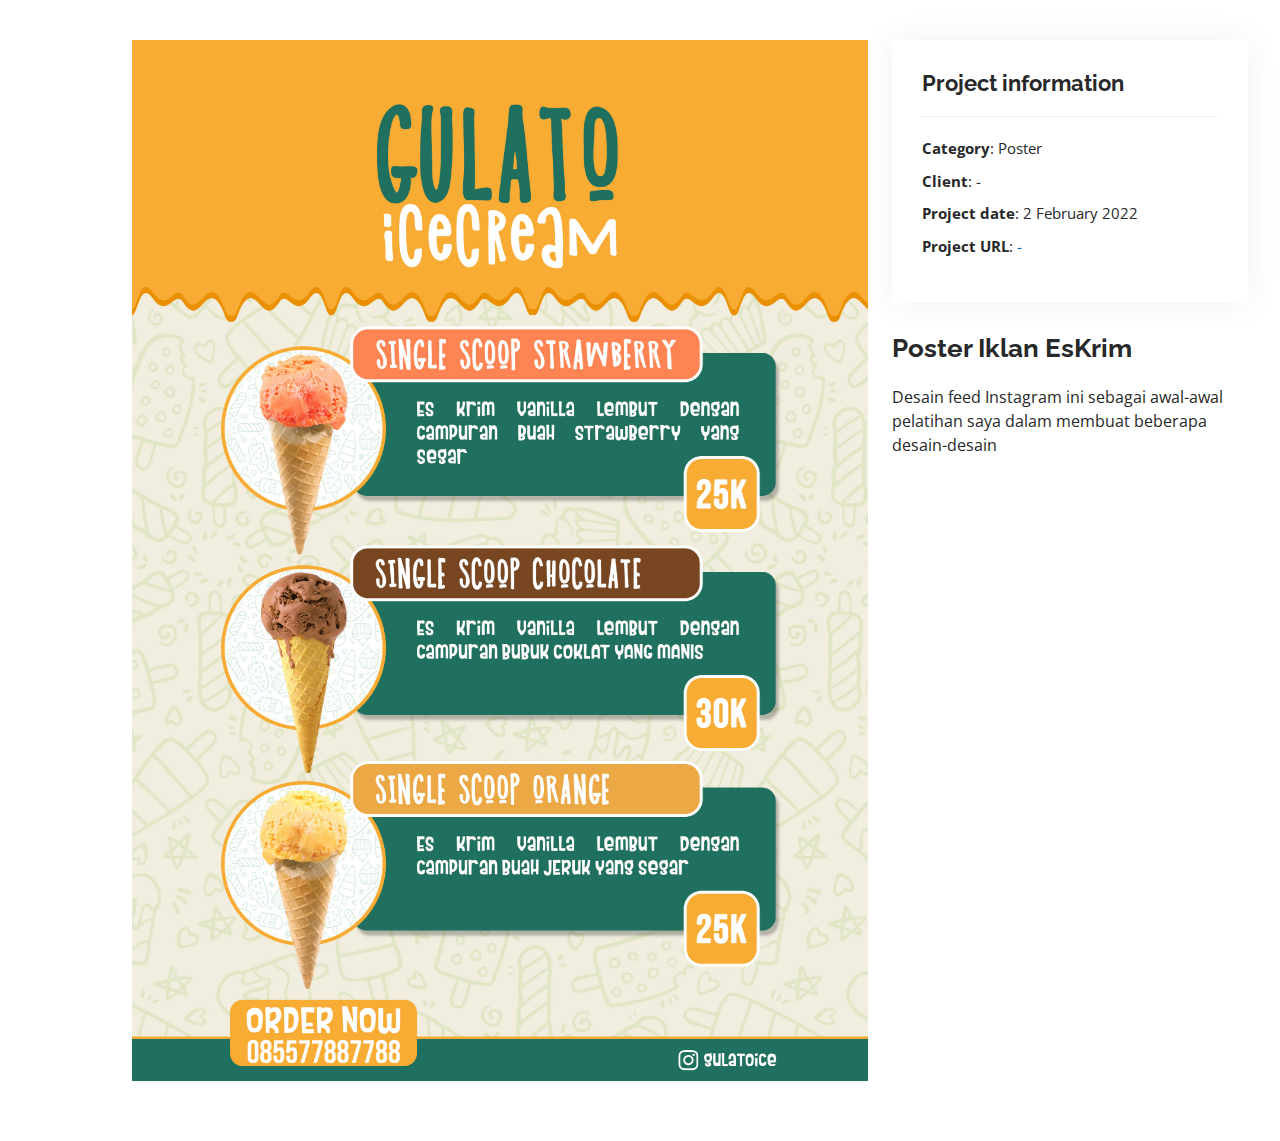
<file: portfolio-details-eskrim.html>
<!DOCTYPE html>
<html lang="en">
  <head>
    <meta charset="utf-8" />
    <meta content="width=device-width, initial-scale=1.0" name="viewport" />

    <title>Portfolio Details - Personal Bootstrap Template</title>
    <meta content="" name="description" />
    <meta content="" name="keywords" />

    <!-- Favicons -->
    <link href="assets/img/favicon.png" rel="icon" />
    <link href="assets/img/apple-touch-icon.png" rel="apple-touch-icon" />

    <!-- Google Fonts -->
    <link
      href="https://fonts.googleapis.com/css?family=Open+Sans:300,300i,400,400i,600,600i,700,700i|Raleway:300,300i,400,400i,500,500i,600,600i,700,700i|Poppins:300,300i,400,400i,500,500i,600,600i,700,700i"
      rel="stylesheet"
    />

    <!-- Vendor CSS Files -->
    <link href="assets/vendor/aos/aos.css" rel="stylesheet" />
    <link
      href="assets/vendor/bootstrap/css/bootstrap.min.css"
      rel="stylesheet"
    />
    <link
      href="assets/vendor/bootstrap-icons/bootstrap-icons.css"
      rel="stylesheet"
    />
    <link href="assets/vendor/boxicons/css/boxicons.min.css" rel="stylesheet" />
    <link
      href="assets/vendor/glightbox/css/glightbox.min.css"
      rel="stylesheet"
    />
    <link href="assets/vendor/swiper/swiper-bundle.min.css" rel="stylesheet" />

    <!-- Template Main CSS File -->
    <link href="assets/css/style.css" rel="stylesheet" />

    <!-- Tambahkan Swiper CSS -->
    <link
      rel="stylesheet"
      href="https://unpkg.com/swiper/swiper-bundle.min.css"
    />

    <!-- =======================================================
  * Template Name: MyResume
  * Template URL: https://bootstrapmade.com/free-html-bootstrap-template-my-resume/
  * Updated: Mar 17 2024 with Bootstrap v5.3.3
  * Author: BootstrapMade.com
  * License: https://bootstrapmade.com/license/
  ======================================================== -->
  </head>

  <body>
    <main id="main">
      <!-- ======= Portfolio Details Section ======= -->
      <section id="portfolio-details" class="portfolio-details">
        <div class="container">
          <div class="row gy-4">
            <div class="col-lg-8">
              <div class="portfolio-details-slider swiper">
                <div class="swiper-wrapper align-items-center">
                  <div class="swiper-slide">
                    <img src="assets/img/portfolio/Baru/TUGAS 2.jpg" alt="" />
                  </div>
                </div>
                <div class="swiper-pagination"></div>
              </div>
            </div>

            <div class="col-lg-4">
              <div class="portfolio-info">
                <h3>Project information</h3>
                <ul>
                  <li><strong>Category</strong>: Poster</li>
                  <li><strong>Client</strong>: -</li>
                  <li><strong>Project date</strong>: 2 February 2022</li>
                  <li>
                    <strong>Project URL</strong>:
                    <a href="#">-</a>
                  </li>
                </ul>
              </div>
              <div class="portfolio-description">
                <h2>Poster Iklan EsKrim</h2>
                <p>
                  Desain feed Instagram ini sebagai awal-awal pelatihan saya
                  dalam membuat beberapa desain-desain
                </p>
              </div>
            </div>
          </div>
        </div>
      </section>
      <!-- End Portfolio Details Section -->
    </main>
    <!-- End #main -->

    <div id="preloader"></div>
    <a
      href="#"
      class="back-to-top d-flex align-items-center justify-content-center"
      ><i class="bi bi-arrow-up-short"></i
    ></a>

    <!-- Vendor JS Files -->
    <script src="assets/vendor/purecounter/purecounter_vanilla.js"></script>
    <script src="assets/vendor/aos/aos.js"></script>
    <script src="assets/vendor/bootstrap/js/bootstrap.bundle.min.js"></script>
    <script src="assets/vendor/glightbox/js/glightbox.min.js"></script>
    <script src="assets/vendor/isotope-layout/isotope.pkgd.min.js"></script>
    <script src="assets/vendor/swiper/swiper-bundle.min.js"></script>
    <script src="assets/vendor/typed.js/typed.umd.js"></script>
    <script src="assets/vendor/waypoints/noframework.waypoints.js"></script>
    <script src="assets/vendor/php-email-form/validate.js"></script>

    <!-- Template Main JS File -->
    <script src="assets/js/main.js"></script>

    <script>
      document.addEventListener("DOMContentLoaded", function () {
        var swiper = new Swiper(".portfolio-details-slider", {
          // Hapus navigasi, pagination, dan loop
          loop: false,
          pagination: false,
          navigation: false,
        });
      });
    </script>
  </body>
</html>
</file>
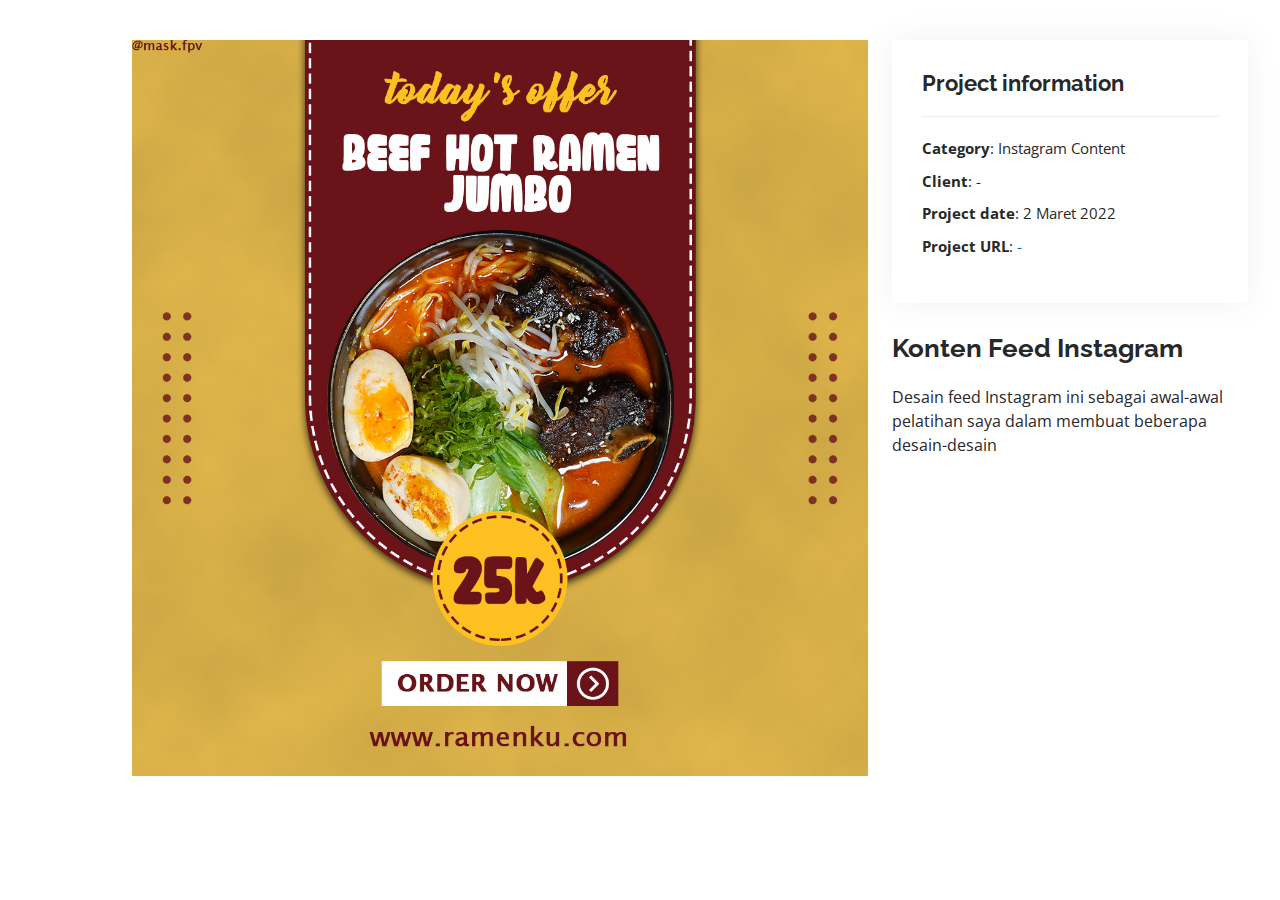
<file: portfolio-details-feedinstagram.html>
<!DOCTYPE html>
<html lang="en">
  <head>
    <meta charset="utf-8" />
    <meta content="width=device-width, initial-scale=1.0" name="viewport" />

    <title>Portfolio Details - Personal Bootstrap Template</title>
    <meta content="" name="description" />
    <meta content="" name="keywords" />

    <!-- Favicons -->
    <link href="assets/img/favicon.png" rel="icon" />
    <link href="assets/img/apple-touch-icon.png" rel="apple-touch-icon" />

    <!-- Google Fonts -->
    <link
      href="https://fonts.googleapis.com/css?family=Open+Sans:300,300i,400,400i,600,600i,700,700i|Raleway:300,300i,400,400i,500,500i,600,600i,700,700i|Poppins:300,300i,400,400i,500,500i,600,600i,700,700i"
      rel="stylesheet"
    />

    <!-- Vendor CSS Files -->
    <link href="assets/vendor/aos/aos.css" rel="stylesheet" />
    <link
      href="assets/vendor/bootstrap/css/bootstrap.min.css"
      rel="stylesheet"
    />
    <link
      href="assets/vendor/bootstrap-icons/bootstrap-icons.css"
      rel="stylesheet"
    />
    <link href="assets/vendor/boxicons/css/boxicons.min.css" rel="stylesheet" />
    <link
      href="assets/vendor/glightbox/css/glightbox.min.css"
      rel="stylesheet"
    />
    <link href="assets/vendor/swiper/swiper-bundle.min.css" rel="stylesheet" />

    <!-- Template Main CSS File -->
    <link href="assets/css/style.css" rel="stylesheet" />

    <!-- Tambahkan Swiper CSS -->
    <link
      rel="stylesheet"
      href="https://unpkg.com/swiper/swiper-bundle.min.css"
    />

    <!-- =======================================================
  * Template Name: MyResume
  * Template URL: https://bootstrapmade.com/free-html-bootstrap-template-my-resume/
  * Updated: Mar 17 2024 with Bootstrap v5.3.3
  * Author: BootstrapMade.com
  * License: https://bootstrapmade.com/license/
  ======================================================== -->
  </head>

  <body>
    <main id="main">
      <!-- ======= Portfolio Details Section ======= -->
      <section id="portfolio-details" class="portfolio-details">
        <div class="container">
          <div class="row gy-4">
            <div class="col-lg-8">
              <div class="portfolio-details-slider swiper">
                <div class="swiper-wrapper align-items-center">
                  <div class="swiper-slide">
                    <img
                      src="assets/img/portfolio/Baru/Desain Feed Instagram.jpg"
                      alt=""
                    />
                  </div>
                </div>
                <div class="swiper-pagination"></div>
              </div>
            </div>

            <div class="col-lg-4">
              <div class="portfolio-info">
                <h3>Project information</h3>
                <ul>
                  <li><strong>Category</strong>: Instagram Content</li>
                  <li><strong>Client</strong>: -</li>
                  <li><strong>Project date</strong>: 2 Maret 2022</li>
                  <li>
                    <strong>Project URL</strong>:
                    <a href="#">-</a>
                  </li>
                </ul>
              </div>
              <div class="portfolio-description">
                <h2>Konten Feed Instagram</h2>
                <p>
                  Desain feed Instagram ini sebagai awal-awal pelatihan saya
                  dalam membuat beberapa desain-desain
                </p>
              </div>
            </div>
          </div>
        </div>
      </section>
      <!-- End Portfolio Details Section -->
    </main>
    <!-- End #main -->

    <div id="preloader"></div>
    <a
      href="#"
      class="back-to-top d-flex align-items-center justify-content-center"
      ><i class="bi bi-arrow-up-short"></i
    ></a>

    <!-- Vendor JS Files -->
    <script src="assets/vendor/purecounter/purecounter_vanilla.js"></script>
    <script src="assets/vendor/aos/aos.js"></script>
    <script src="assets/vendor/bootstrap/js/bootstrap.bundle.min.js"></script>
    <script src="assets/vendor/glightbox/js/glightbox.min.js"></script>
    <script src="assets/vendor/isotope-layout/isotope.pkgd.min.js"></script>
    <script src="assets/vendor/swiper/swiper-bundle.min.js"></script>
    <script src="assets/vendor/typed.js/typed.umd.js"></script>
    <script src="assets/vendor/waypoints/noframework.waypoints.js"></script>
    <script src="assets/vendor/php-email-form/validate.js"></script>

    <!-- Template Main JS File -->
    <script src="assets/js/main.js"></script>

    <script>
      document.addEventListener("DOMContentLoaded", function () {
        var swiper = new Swiper(".portfolio-details-slider", {
          // Hapus navigasi, pagination, dan loop
          loop: false,
          pagination: false,
          navigation: false,
        });
      });
    </script>
  </body>
</html>
</file>
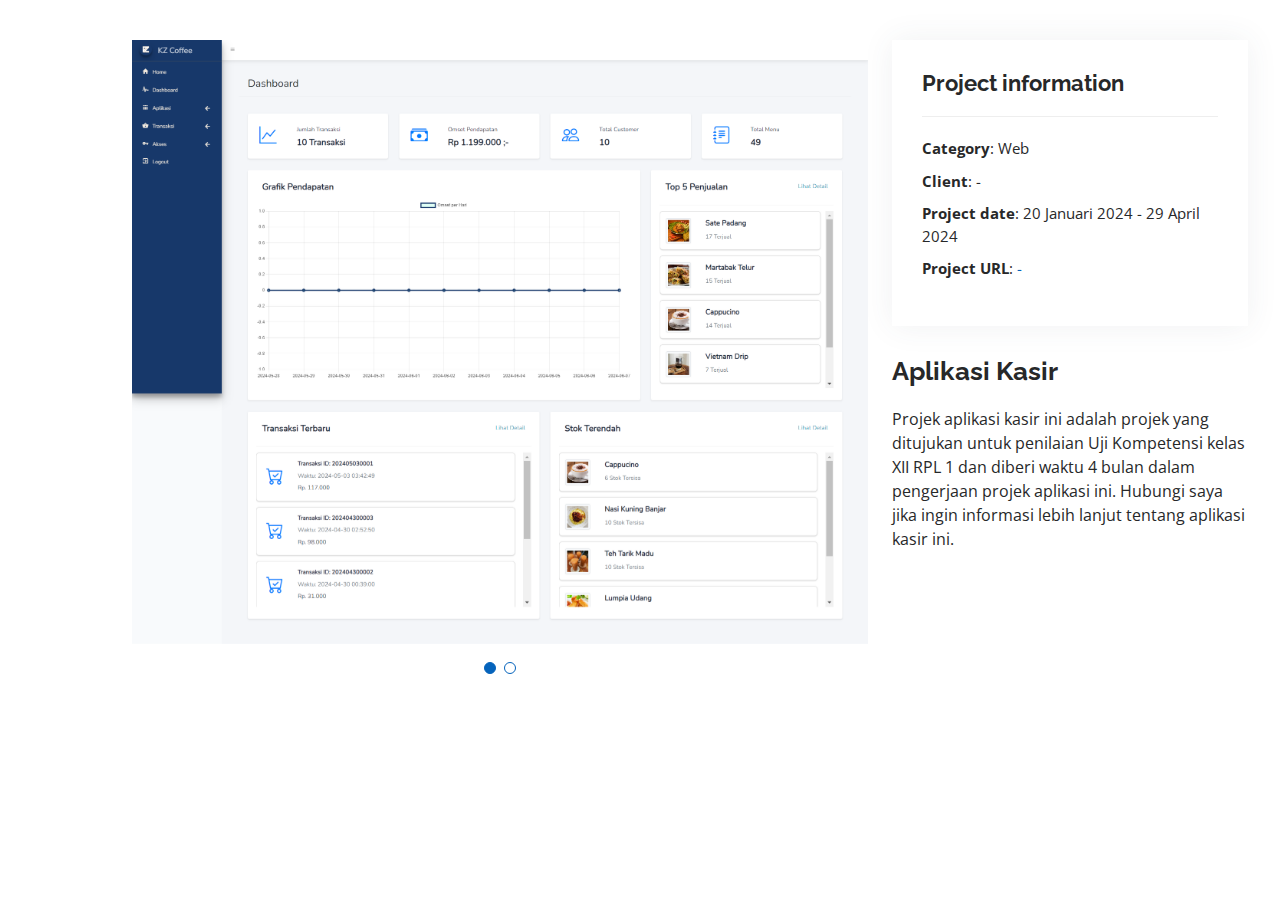
<file: portfolio-details-kasir.html>
<!DOCTYPE html>
<html lang="en">
  <head>
    <meta charset="utf-8" />
    <meta content="width=device-width, initial-scale=1.0" name="viewport" />

    <title>Portfolio Details - Personal Bootstrap Template</title>
    <meta content="" name="description" />
    <meta content="" name="keywords" />

    <!-- Favicons -->
    <link href="assets/img/favicon.png" rel="icon" />
    <link href="assets/img/apple-touch-icon.png" rel="apple-touch-icon" />

    <!-- Google Fonts -->
    <link
      href="https://fonts.googleapis.com/css?family=Open+Sans:300,300i,400,400i,600,600i,700,700i|Raleway:300,300i,400,400i,500,500i,600,600i,700,700i|Poppins:300,300i,400,400i,500,500i,600,600i,700,700i"
      rel="stylesheet"
    />

    <!-- Vendor CSS Files -->
    <link href="assets/vendor/aos/aos.css" rel="stylesheet" />
    <link
      href="assets/vendor/bootstrap/css/bootstrap.min.css"
      rel="stylesheet"
    />
    <link
      href="assets/vendor/bootstrap-icons/bootstrap-icons.css"
      rel="stylesheet"
    />
    <link href="assets/vendor/boxicons/css/boxicons.min.css" rel="stylesheet" />
    <link
      href="assets/vendor/glightbox/css/glightbox.min.css"
      rel="stylesheet"
    />
    <link href="assets/vendor/swiper/swiper-bundle.min.css" rel="stylesheet" />

    <!-- Template Main CSS File -->
    <link href="assets/css/style.css" rel="stylesheet" />

    <!-- Tambahkan Swiper CSS -->
    <link
      rel="stylesheet"
      href="https://unpkg.com/swiper/swiper-bundle.min.css"
    />

    <!-- =======================================================
  * Template Name: MyResume
  * Template URL: https://bootstrapmade.com/free-html-bootstrap-template-my-resume/
  * Updated: Mar 17 2024 with Bootstrap v5.3.3
  * Author: BootstrapMade.com
  * License: https://bootstrapmade.com/license/
  ======================================================== -->
  </head>

  <body>
    <main id="main">
      <!-- ======= Portfolio Details Section ======= -->
      <section id="portfolio-details" class="portfolio-details">
        <div class="container">
          <div class="row gy-4">
            <div class="col-lg-8">
              <div class="portfolio-details-slider swiper">
                <div class="swiper-wrapper align-items-center">
                  <div class="swiper-slide">
                    <img src="assets/img/portfolio/Baru/kasir-2.png" alt="" />
                  </div>
                  <div class="swiper-slide">
                    <img src="assets/img/portfolio/Baru/kasir-3.png" alt="" />
                  </div>
                </div>
                <div class="swiper-pagination"></div>
              </div>
            </div>

            <div class="col-lg-4">
              <div class="portfolio-info">
                <h3>Project information</h3>
                <ul>
                  <li><strong>Category</strong>: Web</li>
                  <li><strong>Client</strong>: -</li>
                  <li>
                    <strong>Project date</strong>: 20 Januari 2024 - 29 April
                    2024
                  </li>
                  <li>
                    <strong>Project URL</strong>:
                    <a href="#">-</a>
                  </li>
                </ul>
              </div>
              <div class="portfolio-description">
                <h2>Aplikasi Kasir</h2>
                <p>
                  Projek aplikasi kasir ini adalah projek yang ditujukan untuk penilaian Uji Kompetensi kelas XII RPL 1 dan diberi waktu 4 bulan dalam pengerjaan projek aplikasi ini. Hubungi saya jika ingin informasi lebih lanjut tentang aplikasi kasir ini.
                </p>
              </div>
            </div>
          </div>
        </div>
      </section>
      <!-- End Portfolio Details Section -->
    </main>
    <!-- End #main -->

    <div id="preloader"></div>
    <a
      href="#"
      class="back-to-top d-flex align-items-center justify-content-center"
      ><i class="bi bi-arrow-up-short"></i
    ></a>

    <!-- Vendor JS Files -->
    <script src="assets/vendor/purecounter/purecounter_vanilla.js"></script>
    <script src="assets/vendor/aos/aos.js"></script>
    <script src="assets/vendor/bootstrap/js/bootstrap.bundle.min.js"></script>
    <script src="assets/vendor/glightbox/js/glightbox.min.js"></script>
    <script src="assets/vendor/isotope-layout/isotope.pkgd.min.js"></script>
    <script src="assets/vendor/swiper/swiper-bundle.min.js"></script>
    <script src="assets/vendor/typed.js/typed.umd.js"></script>
    <script src="assets/vendor/waypoints/noframework.waypoints.js"></script>
    <script src="assets/vendor/php-email-form/validate.js"></script>

    <!-- Template Main JS File -->
    <script src="assets/js/main.js"></script>

    <script>
      document.addEventListener("DOMContentLoaded", function () {
        var swiper = new Swiper(".portfolio-details-slider", {
          // Hapus navigasi, pagination, dan loop
          loop: false,
          pagination: false,
          navigation: false,
        });
      });
    </script>
  </body>
</html>
</file>
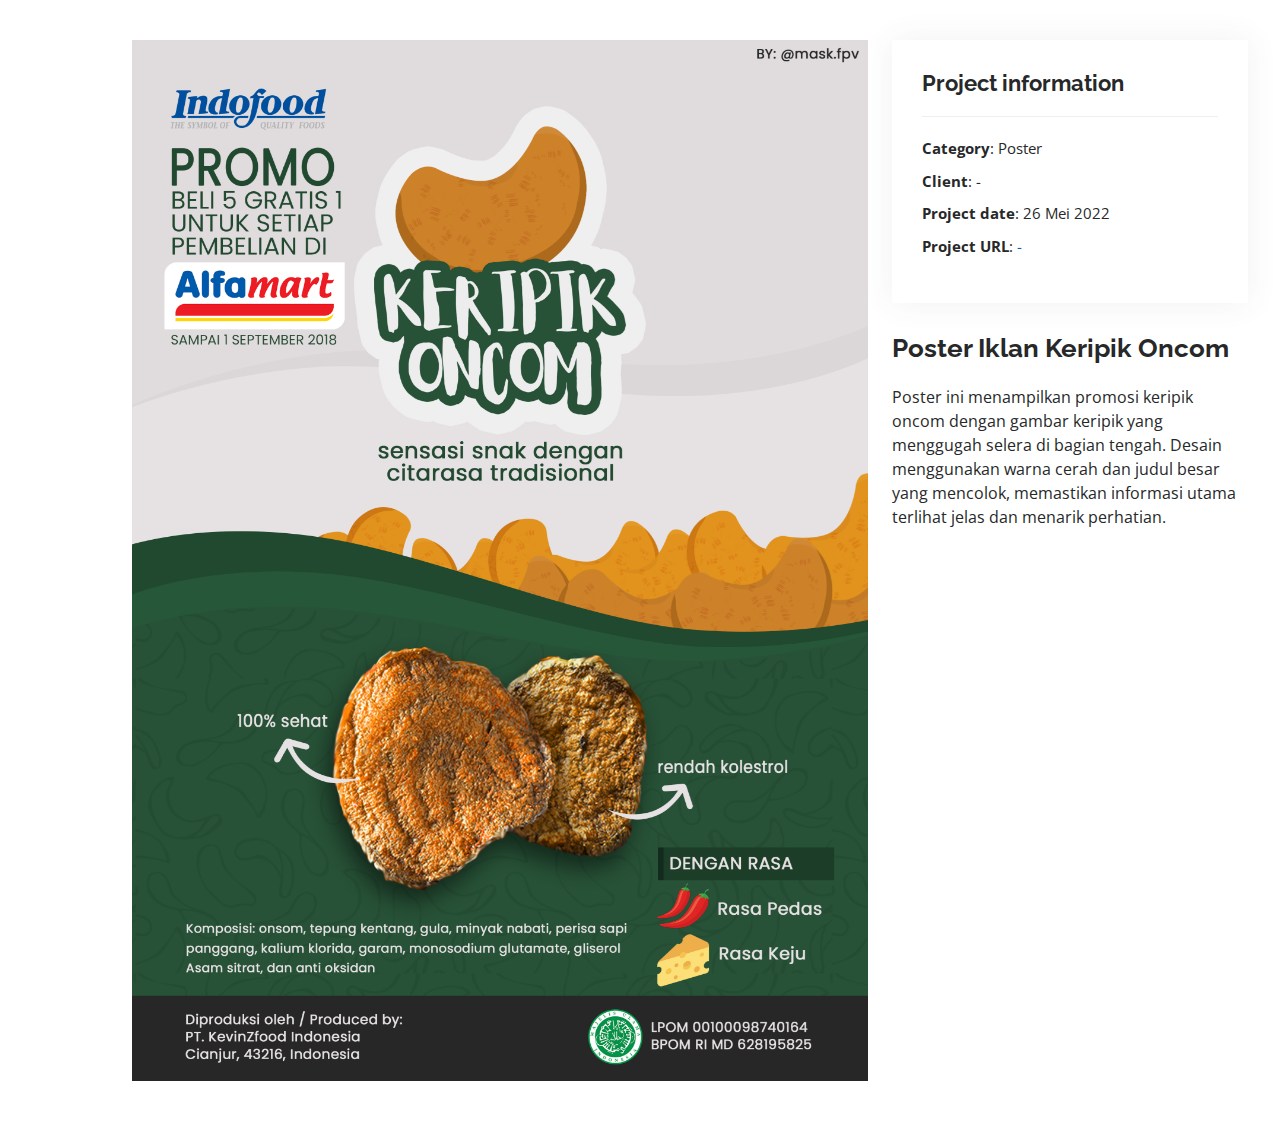
<file: portfolio-details-keripik.html>
<!DOCTYPE html>
<html lang="en">
  <head>
    <meta charset="utf-8" />
    <meta content="width=device-width, initial-scale=1.0" name="viewport" />

    <title>Portfolio Details - Personal Bootstrap Template</title>
    <meta content="" name="description" />
    <meta content="" name="keywords" />

    <!-- Favicons -->
    <link href="assets/img/favicon.png" rel="icon" />
    <link href="assets/img/apple-touch-icon.png" rel="apple-touch-icon" />

    <!-- Google Fonts -->
    <link
      href="https://fonts.googleapis.com/css?family=Open+Sans:300,300i,400,400i,600,600i,700,700i|Raleway:300,300i,400,400i,500,500i,600,600i,700,700i|Poppins:300,300i,400,400i,500,500i,600,600i,700,700i"
      rel="stylesheet"
    />

    <!-- Vendor CSS Files -->
    <link href="assets/vendor/aos/aos.css" rel="stylesheet" />
    <link
      href="assets/vendor/bootstrap/css/bootstrap.min.css"
      rel="stylesheet"
    />
    <link
      href="assets/vendor/bootstrap-icons/bootstrap-icons.css"
      rel="stylesheet"
    />
    <link href="assets/vendor/boxicons/css/boxicons.min.css" rel="stylesheet" />
    <link
      href="assets/vendor/glightbox/css/glightbox.min.css"
      rel="stylesheet"
    />
    <link href="assets/vendor/swiper/swiper-bundle.min.css" rel="stylesheet" />

    <!-- Template Main CSS File -->
    <link href="assets/css/style.css" rel="stylesheet" />

    <!-- Tambahkan Swiper CSS -->
    <link
      rel="stylesheet"
      href="https://unpkg.com/swiper/swiper-bundle.min.css"
    />

    <!-- =======================================================
  * Template Name: MyResume
  * Template URL: https://bootstrapmade.com/free-html-bootstrap-template-my-resume/
  * Updated: Mar 17 2024 with Bootstrap v5.3.3
  * Author: BootstrapMade.com
  * License: https://bootstrapmade.com/license/
  ======================================================== -->
  </head>

  <body>
    <main id="main">
      <!-- ======= Portfolio Details Section ======= -->
      <section id="portfolio-details" class="portfolio-details">
        <div class="container">
          <div class="row gy-4">
            <div class="col-lg-8">
              <div class="portfolio-details-slider swiper">
                <div class="swiper-wrapper align-items-center">
                  <div class="swiper-slide">
                    <img
                      src="assets/img/portfolio/Baru/Poster Produk - Kevin Zeftnady M.png"
                      alt=""
                    />
                  </div>
                </div>
                <div class="swiper-pagination"></div>
              </div>
            </div>

            <div class="col-lg-4">
              <div class="portfolio-info">
                <h3>Project information</h3>
                <ul>
                  <li><strong>Category</strong>: Poster</li>
                  <li><strong>Client</strong>: -</li>
                  <li><strong>Project date</strong>: 26 Mei 2022</li>
                  <li>
                    <strong>Project URL</strong>:
                    <a href="#">-</a>
                  </li>
                </ul>
              </div>
              <div class="portfolio-description">
                <h2>Poster Iklan Keripik Oncom</h2>
                <p>
                  Poster ini menampilkan promosi keripik oncom dengan gambar
                  keripik yang menggugah selera di bagian tengah. Desain
                  menggunakan warna cerah dan judul besar yang mencolok,
                  memastikan informasi utama terlihat jelas dan menarik
                  perhatian.
                </p>
              </div>
            </div>
          </div>
        </div>
      </section>
      <!-- End Portfolio Details Section -->
    </main>
    <!-- End #main -->

    <div id="preloader"></div>
    <a
      href="#"
      class="back-to-top d-flex align-items-center justify-content-center"
      ><i class="bi bi-arrow-up-short"></i
    ></a>

    <!-- Vendor JS Files -->
    <script src="assets/vendor/purecounter/purecounter_vanilla.js"></script>
    <script src="assets/vendor/aos/aos.js"></script>
    <script src="assets/vendor/bootstrap/js/bootstrap.bundle.min.js"></script>
    <script src="assets/vendor/glightbox/js/glightbox.min.js"></script>
    <script src="assets/vendor/isotope-layout/isotope.pkgd.min.js"></script>
    <script src="assets/vendor/swiper/swiper-bundle.min.js"></script>
    <script src="assets/vendor/typed.js/typed.umd.js"></script>
    <script src="assets/vendor/waypoints/noframework.waypoints.js"></script>
    <script src="assets/vendor/php-email-form/validate.js"></script>

    <!-- Template Main JS File -->
    <script src="assets/js/main.js"></script>

    <script>
      document.addEventListener("DOMContentLoaded", function () {
        var swiper = new Swiper(".portfolio-details-slider", {
          // Hapus navigasi, pagination, dan loop
          loop: false,
          pagination: false,
          navigation: false,
        });
      });
    </script>
  </body>
</html>
</file>
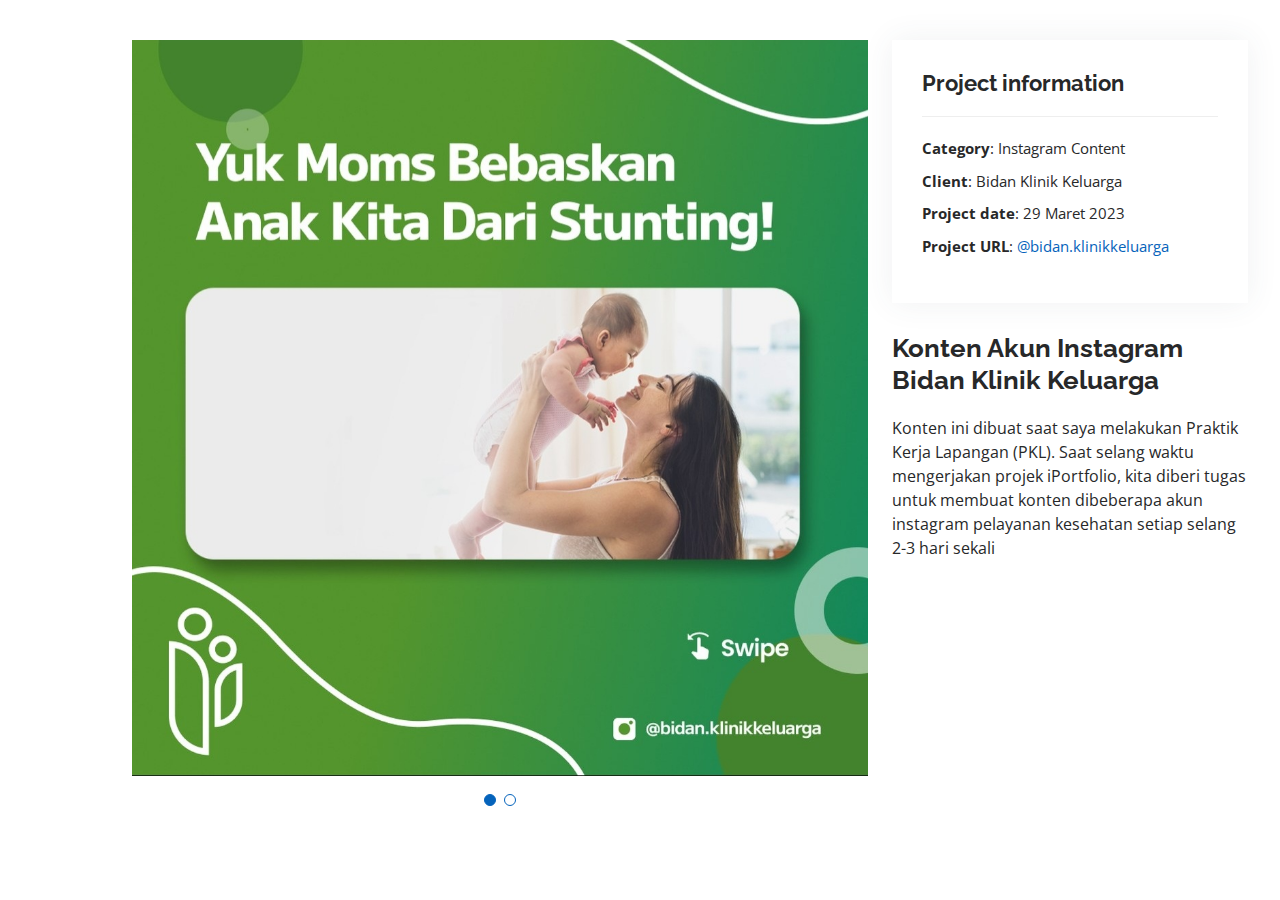
<file: portfolio-details-klinikkeluarga.html>
<!DOCTYPE html>
<html lang="en">
  <head>
    <meta charset="utf-8" />
    <meta content="width=device-width, initial-scale=1.0" name="viewport" />

    <title>Portfolio Details - Personal Bootstrap Template</title>
    <meta content="" name="description" />
    <meta content="" name="keywords" />

    <!-- Favicons -->
    <link href="assets/img/favicon.png" rel="icon" />
    <link href="assets/img/apple-touch-icon.png" rel="apple-touch-icon" />

    <!-- Google Fonts -->
    <link
      href="https://fonts.googleapis.com/css?family=Open+Sans:300,300i,400,400i,600,600i,700,700i|Raleway:300,300i,400,400i,500,500i,600,600i,700,700i|Poppins:300,300i,400,400i,500,500i,600,600i,700,700i"
      rel="stylesheet"
    />

    <!-- Vendor CSS Files -->
    <link href="assets/vendor/aos/aos.css" rel="stylesheet" />
    <link
      href="assets/vendor/bootstrap/css/bootstrap.min.css"
      rel="stylesheet"
    />
    <link
      href="assets/vendor/bootstrap-icons/bootstrap-icons.css"
      rel="stylesheet"
    />
    <link href="assets/vendor/boxicons/css/boxicons.min.css" rel="stylesheet" />
    <link
      href="assets/vendor/glightbox/css/glightbox.min.css"
      rel="stylesheet"
    />
    <link href="assets/vendor/swiper/swiper-bundle.min.css" rel="stylesheet" />

    <!-- Template Main CSS File -->
    <link href="assets/css/style.css" rel="stylesheet" />

    <!-- Tambahkan Swiper CSS -->
    <link
      rel="stylesheet"
      href="https://unpkg.com/swiper/swiper-bundle.min.css"
    />

    <!-- =======================================================
  * Template Name: MyResume
  * Template URL: https://bootstrapmade.com/free-html-bootstrap-template-my-resume/
  * Updated: Mar 17 2024 with Bootstrap v5.3.3
  * Author: BootstrapMade.com
  * License: https://bootstrapmade.com/license/
  ======================================================== -->
  </head>

  <body>
    <main id="main">
      <!-- ======= Portfolio Details Section ======= -->
      <section id="portfolio-details" class="portfolio-details">
        <div class="container">
          <div class="row gy-4">
            <div class="col-lg-8">
              <div class="portfolio-details-slider swiper">
                <div class="swiper-wrapper align-items-center">
                  <div class="swiper-slide">
                    <img
                      src="assets/img/portfolio/Baru/klinikkeluarga-1.jpg"
                      alt=""
                    />
                  </div>
                  <div class="swiper-slide">
                    <img
                      src="assets/img/portfolio/Baru/klinikkeluarga-2.jpg"
                      alt=""
                    />
                  </div>
                </div>
                <div class="swiper-pagination"></div>
              </div>
            </div>

            <div class="col-lg-4">
              <div class="portfolio-info">
                <h3>Project information</h3>
                <ul>
                  <li><strong>Category</strong>: Instagram Content</li>
                  <li><strong>Client</strong>: Bidan Klinik Keluarga</li>
                  <li><strong>Project date</strong>: 29 Maret 2023</li>
                  <li>
                    <strong>Project URL</strong>:
                    <a
                      href="https://www.instagram.com/p/CqXieYdPnXJ/?igsh=MTJsNm9ycnk1cGg1NA=="
                      >@bidan.klinikkeluarga</a
                    >
                  </li>
                </ul>
              </div>
              <div class="portfolio-description">
                <h2>Konten Akun Instagram Bidan Klinik Keluarga</h2>
                <p>
                  Konten ini dibuat saat saya melakukan Praktik Kerja Lapangan
                  (PKL). Saat selang waktu mengerjakan projek iPortfolio, kita
                  diberi tugas untuk membuat konten dibeberapa akun instagram
                  pelayanan kesehatan setiap selang 2-3 hari sekali
                </p>
              </div>
            </div>
          </div>
        </div>
      </section>
      <!-- End Portfolio Details Section -->
    </main>
    <!-- End #main -->

    <div id="preloader"></div>
    <a
      href="#"
      class="back-to-top d-flex align-items-center justify-content-center"
      ><i class="bi bi-arrow-up-short"></i
    ></a>

    <!-- Vendor JS Files -->
    <script src="assets/vendor/purecounter/purecounter_vanilla.js"></script>
    <script src="assets/vendor/aos/aos.js"></script>
    <script src="assets/vendor/bootstrap/js/bootstrap.bundle.min.js"></script>
    <script src="assets/vendor/glightbox/js/glightbox.min.js"></script>
    <script src="assets/vendor/isotope-layout/isotope.pkgd.min.js"></script>
    <script src="assets/vendor/swiper/swiper-bundle.min.js"></script>
    <script src="assets/vendor/typed.js/typed.umd.js"></script>
    <script src="assets/vendor/waypoints/noframework.waypoints.js"></script>
    <script src="assets/vendor/php-email-form/validate.js"></script>

    <!-- Template Main JS File -->
    <script src="assets/js/main.js"></script>

    <script>
      document.addEventListener("DOMContentLoaded", function () {
        var swiper = new Swiper(".portfolio-details-slider", {
          // Hapus navigasi, pagination, dan loop
          loop: false,
          pagination: false,
          navigation: false,
        });
      });
    </script>
  </body>
</html>
</file>
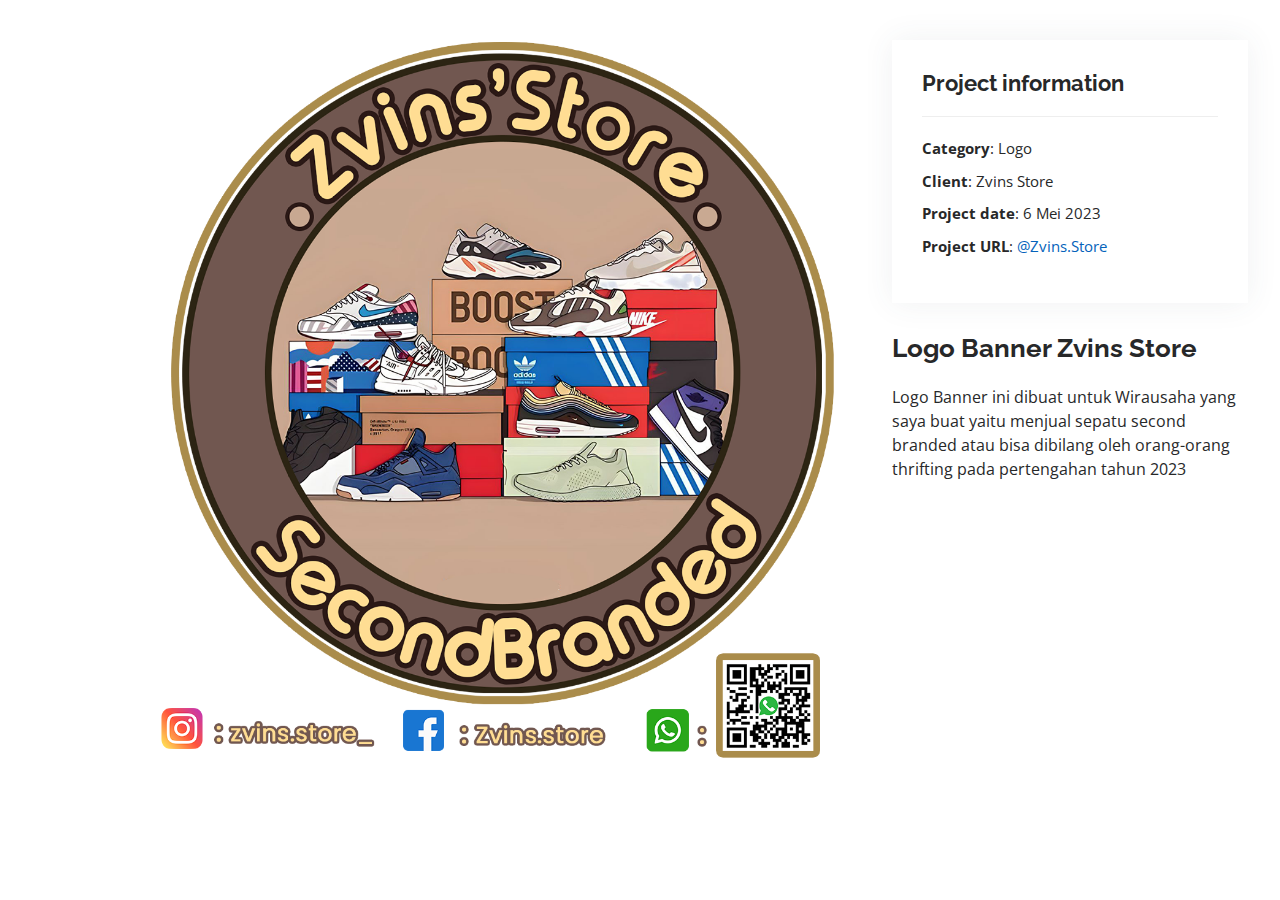
<file: portfolio-details-logo.html>
<!DOCTYPE html>
<html lang="en">
  <head>
    <meta charset="utf-8" />
    <meta content="width=device-width, initial-scale=1.0" name="viewport" />

    <title>Portfolio Details - Personal Bootstrap Template</title>
    <meta content="" name="description" />
    <meta content="" name="keywords" />

    <!-- Favicons -->
    <link href="assets/img/favicon.png" rel="icon" />
    <link href="assets/img/apple-touch-icon.png" rel="apple-touch-icon" />

    <!-- Google Fonts -->
    <link
      href="https://fonts.googleapis.com/css?family=Open+Sans:300,300i,400,400i,600,600i,700,700i|Raleway:300,300i,400,400i,500,500i,600,600i,700,700i|Poppins:300,300i,400,400i,500,500i,600,600i,700,700i"
      rel="stylesheet"
    />

    <!-- Vendor CSS Files -->
    <link href="assets/vendor/aos/aos.css" rel="stylesheet" />
    <link
      href="assets/vendor/bootstrap/css/bootstrap.min.css"
      rel="stylesheet"
    />
    <link
      href="assets/vendor/bootstrap-icons/bootstrap-icons.css"
      rel="stylesheet"
    />
    <link href="assets/vendor/boxicons/css/boxicons.min.css" rel="stylesheet" />
    <link
      href="assets/vendor/glightbox/css/glightbox.min.css"
      rel="stylesheet"
    />
    <link href="assets/vendor/swiper/swiper-bundle.min.css" rel="stylesheet" />

    <!-- Template Main CSS File -->
    <link href="assets/css/style.css" rel="stylesheet" />

    <!-- Tambahkan Swiper CSS -->
    <link
      rel="stylesheet"
      href="https://unpkg.com/swiper/swiper-bundle.min.css"
    />

    <!-- =======================================================
  * Template Name: MyResume
  * Template URL: https://bootstrapmade.com/free-html-bootstrap-template-my-resume/
  * Updated: Mar 17 2024 with Bootstrap v5.3.3
  * Author: BootstrapMade.com
  * License: https://bootstrapmade.com/license/
  ======================================================== -->
  </head>

  <body>
    <main id="main">
      <!-- ======= Portfolio Details Section ======= -->
      <section id="portfolio-details" class="portfolio-details">
        <div class="container">
          <div class="row gy-4">
            <div class="col-lg-8">
              <div class="portfolio-details-slider swiper">
                <div class="swiper-wrapper align-items-center">
                  <div class="swiper-slide">
                    <img
                      src="assets/img/portfolio/Baru/Logo Banner 2.png"
                      alt=""
                    />
                  </div>
                </div>
                <div class="swiper-pagination"></div>
              </div>
            </div>

            <div class="col-lg-4">
              <div class="portfolio-info">
                <h3>Project information</h3>
                <ul>
                  <li><strong>Category</strong>: Logo</li>
                  <li><strong>Client</strong>: Zvins Store</li>
                  <li><strong>Project date</strong>: 6 Mei 2023</li>
                  <li>
                    <strong>Project URL</strong>:
                    <a
                      href="https://www.facebook.com/profile.php?id=100089873645976&mibextid=ZbWKwL"
                      target="_blank"
                      >@Zvins.Store</a
                    >
                  </li>
                </ul>
              </div>
              <div class="portfolio-description">
                <h2>Logo Banner Zvins Store</h2>
                <p>
                  Logo Banner ini dibuat untuk Wirausaha yang saya buat yaitu
                  menjual sepatu second branded atau bisa dibilang oleh
                  orang-orang thrifting pada pertengahan tahun 2023
                </p>
              </div>
            </div>
          </div>
        </div>
      </section>
      <!-- End Portfolio Details Section -->
    </main>
    <!-- End #main -->

    <div id="preloader"></div>
    <a
      href="#"
      class="back-to-top d-flex align-items-center justify-content-center"
      ><i class="bi bi-arrow-up-short"></i
    ></a>

    <!-- Vendor JS Files -->
    <script src="assets/vendor/purecounter/purecounter_vanilla.js"></script>
    <script src="assets/vendor/aos/aos.js"></script>
    <script src="assets/vendor/bootstrap/js/bootstrap.bundle.min.js"></script>
    <script src="assets/vendor/glightbox/js/glightbox.min.js"></script>
    <script src="assets/vendor/isotope-layout/isotope.pkgd.min.js"></script>
    <script src="assets/vendor/swiper/swiper-bundle.min.js"></script>
    <script src="assets/vendor/typed.js/typed.umd.js"></script>
    <script src="assets/vendor/waypoints/noframework.waypoints.js"></script>
    <script src="assets/vendor/php-email-form/validate.js"></script>

    <!-- Template Main JS File -->
    <script src="assets/js/main.js"></script>

    <script>
      document.addEventListener("DOMContentLoaded", function () {
        var swiper = new Swiper(".portfolio-details-slider", {
          // Hapus navigasi, pagination, dan loop
          loop: false,
          pagination: false,
          navigation: false,
        });
      });
    </script>
  </body>
</html>
</file>
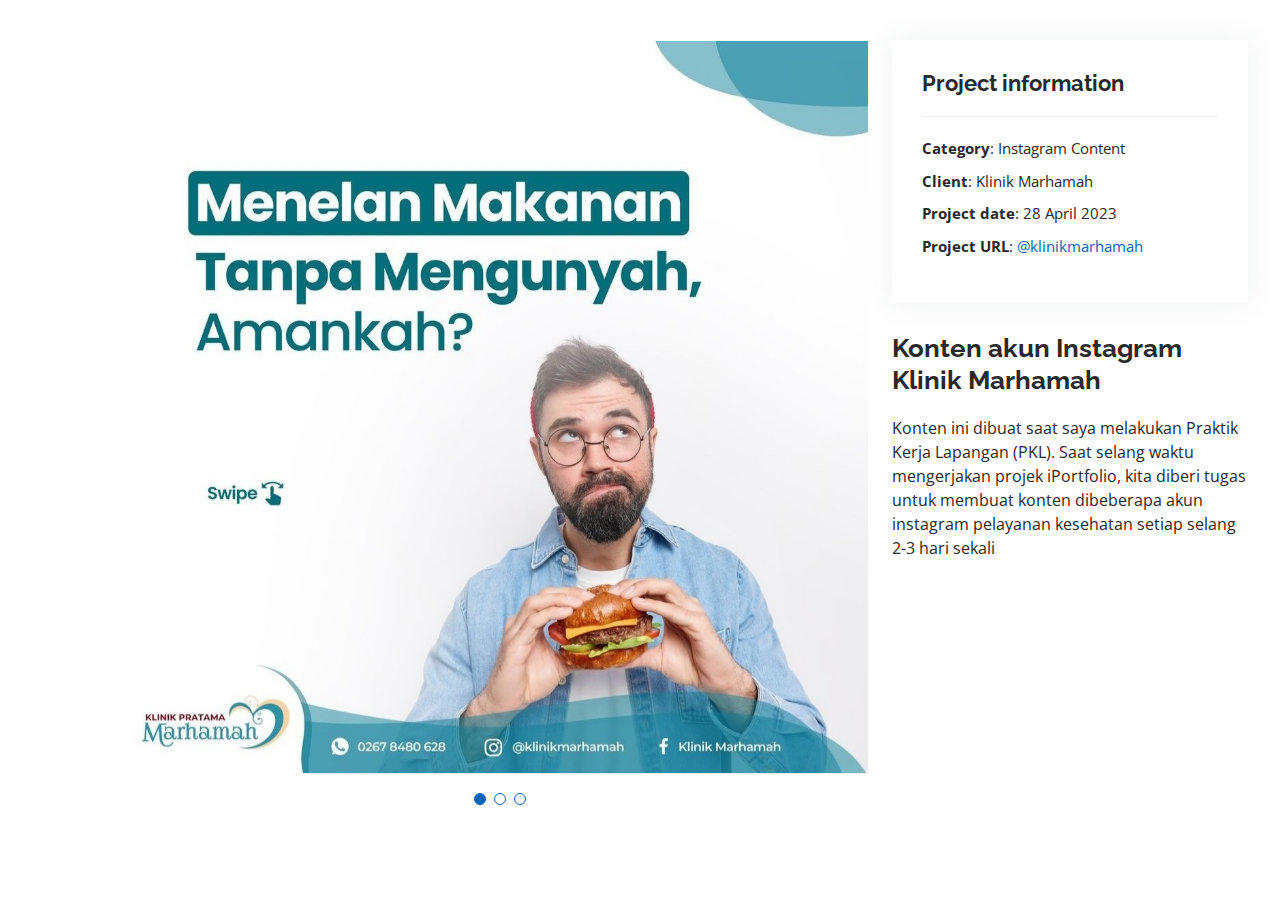
<file: portfolio-details-marhamah.html>
<!DOCTYPE html>
<html lang="en">
  <head>
    <meta charset="utf-8" />
    <meta content="width=device-width, initial-scale=1.0" name="viewport" />

    <title>Portfolio Details - Personal Bootstrap Template</title>
    <meta content="" name="description" />
    <meta content="" name="keywords" />

    <!-- Favicons -->
    <link href="assets/img/favicon.png" rel="icon" />
    <link href="assets/img/apple-touch-icon.png" rel="apple-touch-icon" />

    <!-- Google Fonts -->
    <link
      href="https://fonts.googleapis.com/css?family=Open+Sans:300,300i,400,400i,600,600i,700,700i|Raleway:300,300i,400,400i,500,500i,600,600i,700,700i|Poppins:300,300i,400,400i,500,500i,600,600i,700,700i"
      rel="stylesheet"
    />

    <!-- Vendor CSS Files -->
    <link href="assets/vendor/aos/aos.css" rel="stylesheet" />
    <link
      href="assets/vendor/bootstrap/css/bootstrap.min.css"
      rel="stylesheet"
    />
    <link
      href="assets/vendor/bootstrap-icons/bootstrap-icons.css"
      rel="stylesheet"
    />
    <link href="assets/vendor/boxicons/css/boxicons.min.css" rel="stylesheet" />
    <link
      href="assets/vendor/glightbox/css/glightbox.min.css"
      rel="stylesheet"
    />
    <link href="assets/vendor/swiper/swiper-bundle.min.css" rel="stylesheet" />

    <!-- Template Main CSS File -->
    <link href="assets/css/style.css" rel="stylesheet" />

    <!-- Tambahkan Swiper CSS -->
    <link
      rel="stylesheet"
      href="https://unpkg.com/swiper/swiper-bundle.min.css"
    />

    <!-- =======================================================
  * Template Name: MyResume
  * Template URL: https://bootstrapmade.com/free-html-bootstrap-template-my-resume/
  * Updated: Mar 17 2024 with Bootstrap v5.3.3
  * Author: BootstrapMade.com
  * License: https://bootstrapmade.com/license/
  ======================================================== -->
  </head>

  <body>
    <main id="main">
      <!-- ======= Portfolio Details Section ======= -->
      <section id="portfolio-details" class="portfolio-details">
        <div class="container">
          <div class="row gy-4">
            <div class="col-lg-8">
              <div class="portfolio-details-slider swiper">
                <div class="swiper-wrapper align-items-center">
                  <div class="swiper-slide">
                    <img
                      src="assets/img/portfolio/Baru/marhamah-1.jpg"
                      alt=""
                    />
                  </div>
                  <div class="swiper-slide">
                    <img
                      src="assets/img/portfolio/Baru/marhamah-2.jpg"
                      alt=""
                    />
                  </div>
                  <div class="swiper-slide">
                    <img
                      src="assets/img/portfolio/Baru/marhamah-3.jpg"
                      alt=""
                    />
                  </div>
                </div>
                <div class="swiper-pagination"></div>
              </div>
            </div>

            <div class="col-lg-4">
              <div class="portfolio-info">
                <h3>Project information</h3>
                <ul>
                  <li><strong>Category</strong>: Instagram Content</li>
                  <li><strong>Client</strong>: Klinik Marhamah</li>
                  <li><strong>Project date</strong>: 28 April 2023</li>
                  <li>
                    <strong>Project URL</strong>:
                    <a
                      href="https://www.instagram.com/p/Crk1Or-p71F/?igsh=Z2t3Mmg3eWV3aTE2"
                      >@klinikmarhamah</a
                    >
                  </li>
                </ul>
              </div>
              <div class="portfolio-description">
                <h2>Konten akun Instagram Klinik Marhamah</h2>
                <p>
                  Konten ini dibuat saat saya melakukan Praktik Kerja Lapangan
                  (PKL). Saat selang waktu mengerjakan projek iPortfolio, kita
                  diberi tugas untuk membuat konten dibeberapa akun instagram
                  pelayanan kesehatan setiap selang 2-3 hari sekali
                </p>
              </div>
            </div>
          </div>
        </div>
      </section>
      <!-- End Portfolio Details Section -->
    </main>
    <!-- End #main -->

    <div id="preloader"></div>
    <a
      href="#"
      class="back-to-top d-flex align-items-center justify-content-center"
      ><i class="bi bi-arrow-up-short"></i
    ></a>

    <!-- Vendor JS Files -->
    <script src="assets/vendor/purecounter/purecounter_vanilla.js"></script>
    <script src="assets/vendor/aos/aos.js"></script>
    <script src="assets/vendor/bootstrap/js/bootstrap.bundle.min.js"></script>
    <script src="assets/vendor/glightbox/js/glightbox.min.js"></script>
    <script src="assets/vendor/isotope-layout/isotope.pkgd.min.js"></script>
    <script src="assets/vendor/swiper/swiper-bundle.min.js"></script>
    <script src="assets/vendor/typed.js/typed.umd.js"></script>
    <script src="assets/vendor/waypoints/noframework.waypoints.js"></script>
    <script src="assets/vendor/php-email-form/validate.js"></script>

    <!-- Template Main JS File -->
    <script src="assets/js/main.js"></script>

    <script>
      document.addEventListener("DOMContentLoaded", function () {
        var swiper = new Swiper(".portfolio-details-slider", {
          // Hapus navigasi, pagination, dan loop
          loop: false,
          pagination: false,
          navigation: false,
        });
      });
    </script>
  </body>
</html>
</file>
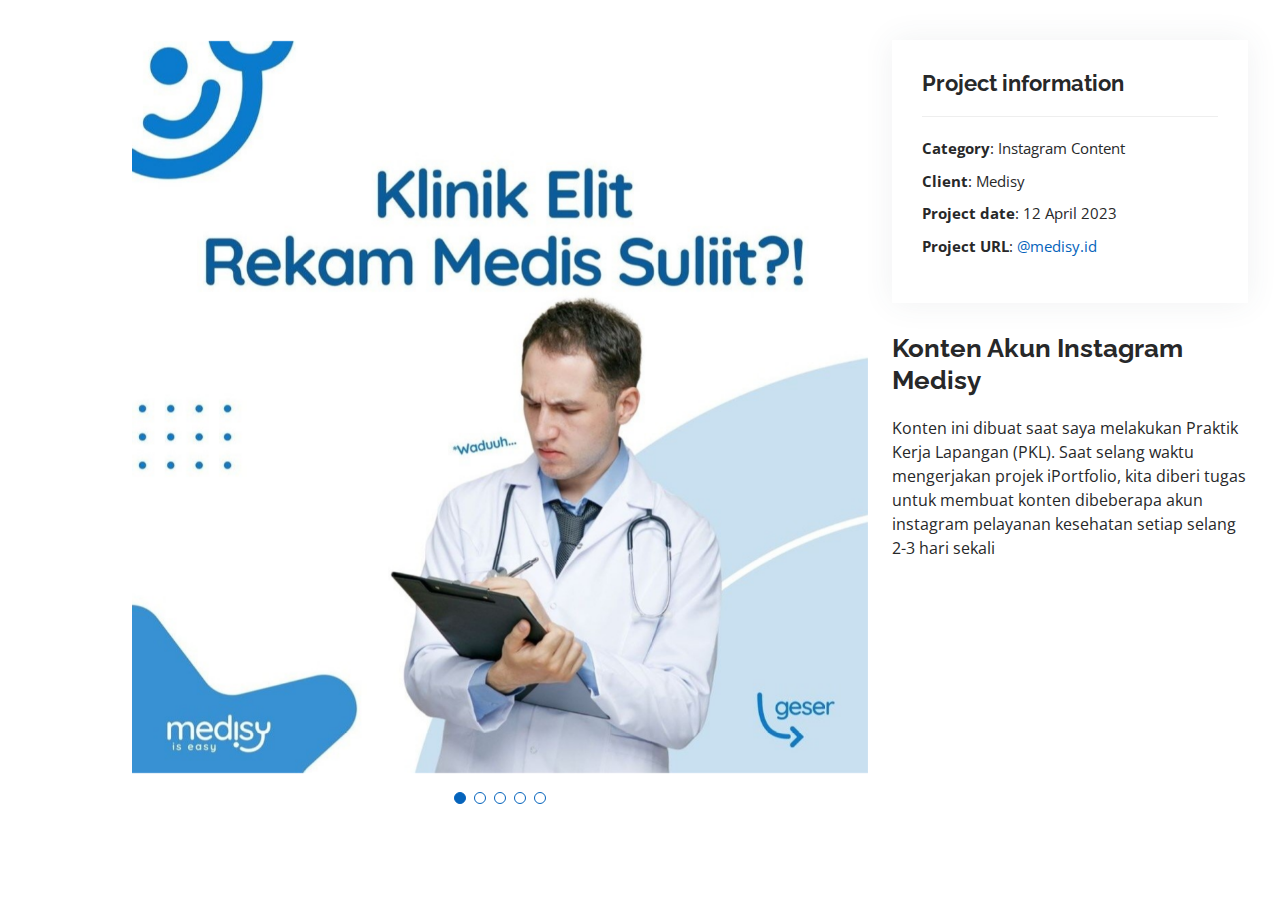
<file: portfolio-details-medisy.html>
<!DOCTYPE html>
<html lang="en">
  <head>
    <meta charset="utf-8" />
    <meta content="width=device-width, initial-scale=1.0" name="viewport" />

    <title>Portfolio Details - Personal Bootstrap Template</title>
    <meta content="" name="description" />
    <meta content="" name="keywords" />

    <!-- Favicons -->
    <link href="assets/img/favicon.png" rel="icon" />
    <link href="assets/img/apple-touch-icon.png" rel="apple-touch-icon" />

    <!-- Google Fonts -->
    <link
      href="https://fonts.googleapis.com/css?family=Open+Sans:300,300i,400,400i,600,600i,700,700i|Raleway:300,300i,400,400i,500,500i,600,600i,700,700i|Poppins:300,300i,400,400i,500,500i,600,600i,700,700i"
      rel="stylesheet"
    />

    <!-- Vendor CSS Files -->
    <link href="assets/vendor/aos/aos.css" rel="stylesheet" />
    <link
      href="assets/vendor/bootstrap/css/bootstrap.min.css"
      rel="stylesheet"
    />
    <link
      href="assets/vendor/bootstrap-icons/bootstrap-icons.css"
      rel="stylesheet"
    />
    <link href="assets/vendor/boxicons/css/boxicons.min.css" rel="stylesheet" />
    <link
      href="assets/vendor/glightbox/css/glightbox.min.css"
      rel="stylesheet"
    />
    <link href="assets/vendor/swiper/swiper-bundle.min.css" rel="stylesheet" />

    <!-- Template Main CSS File -->
    <link href="assets/css/style.css" rel="stylesheet" />

    <!-- Tambahkan Swiper CSS -->
    <link
      rel="stylesheet"
      href="https://unpkg.com/swiper/swiper-bundle.min.css"
    />

    <!-- =======================================================
  * Template Name: MyResume
  * Template URL: https://bootstrapmade.com/free-html-bootstrap-template-my-resume/
  * Updated: Mar 17 2024 with Bootstrap v5.3.3
  * Author: BootstrapMade.com
  * License: https://bootstrapmade.com/license/
  ======================================================== -->
  </head>

  <body>
    <main id="main">
      <!-- ======= Portfolio Details Section ======= -->
      <section id="portfolio-details" class="portfolio-details">
        <div class="container">
          <div class="row gy-4">
            <div class="col-lg-8">
              <div class="portfolio-details-slider swiper">
                <div class="swiper-wrapper align-items-center">
                  <div class="swiper-slide">
                    <img src="assets/img/portfolio/Baru/medisy-1.jpg" alt="" />
                  </div>
                  <div class="swiper-slide">
                    <img src="assets/img/portfolio/Baru/medisy-2.jpg" alt="" />
                  </div>
                  <div class="swiper-slide">
                    <img src="assets/img/portfolio/Baru/medisy-3.jpg" alt="" />
                  </div>
                  <div class="swiper-slide">
                    <img src="assets/img/portfolio/Baru/medisy-4.jpg" alt="" />
                  </div>
                  <div class="swiper-slide">
                    <img src="assets/img/portfolio/Baru/medisy-5.jpg" alt="" />
                  </div>
                </div>
                <div class="swiper-pagination"></div>
              </div>
            </div>

            <div class="col-lg-4">
              <div class="portfolio-info">
                <h3>Project information</h3>
                <ul>
                  <li><strong>Category</strong>: Instagram Content</li>
                  <li><strong>Client</strong>: Medisy</li>
                  <li><strong>Project date</strong>: 12 April 2023</li>
                  <li>
                    <strong>Project URL</strong>:
                    <a
                      href="https://www.instagram.com/p/Cq7m4bNPmhO/?igsh=MW93dW9xYmZqOW5iNw%3D%3D"
                      target="_blank"
                      >@medisy.id</a
                    >
                  </li>
                </ul>
              </div>
              <div class="portfolio-description">
                <h2>Konten Akun Instagram Medisy</h2>
                <p>
                  Konten ini dibuat saat saya melakukan Praktik Kerja Lapangan
                  (PKL). Saat selang waktu mengerjakan projek iPortfolio, kita
                  diberi tugas untuk membuat konten dibeberapa akun instagram
                  pelayanan kesehatan setiap selang 2-3 hari sekali
                </p>
              </div>
            </div>
          </div>
        </div>
      </section>
      <!-- End Portfolio Details Section -->
    </main>
    <!-- End #main -->

    <div id="preloader"></div>
    <a
      href="#"
      class="back-to-top d-flex align-items-center justify-content-center"
      ><i class="bi bi-arrow-up-short"></i
    ></a>

    <!-- Vendor JS Files -->
    <script src="assets/vendor/purecounter/purecounter_vanilla.js"></script>
    <script src="assets/vendor/aos/aos.js"></script>
    <script src="assets/vendor/bootstrap/js/bootstrap.bundle.min.js"></script>
    <script src="assets/vendor/glightbox/js/glightbox.min.js"></script>
    <script src="assets/vendor/isotope-layout/isotope.pkgd.min.js"></script>
    <script src="assets/vendor/swiper/swiper-bundle.min.js"></script>
    <script src="assets/vendor/typed.js/typed.umd.js"></script>
    <script src="assets/vendor/waypoints/noframework.waypoints.js"></script>
    <script src="assets/vendor/php-email-form/validate.js"></script>

    <!-- Template Main JS File -->
    <script src="assets/js/main.js"></script>

    <script>
      document.addEventListener("DOMContentLoaded", function () {
        var swiper = new Swiper(".portfolio-details-slider", {
          // Hapus navigasi, pagination, dan loop
          loop: false,
          pagination: false,
          navigation: false,
        });
      });
    </script>
  </body>
</html>
</file>
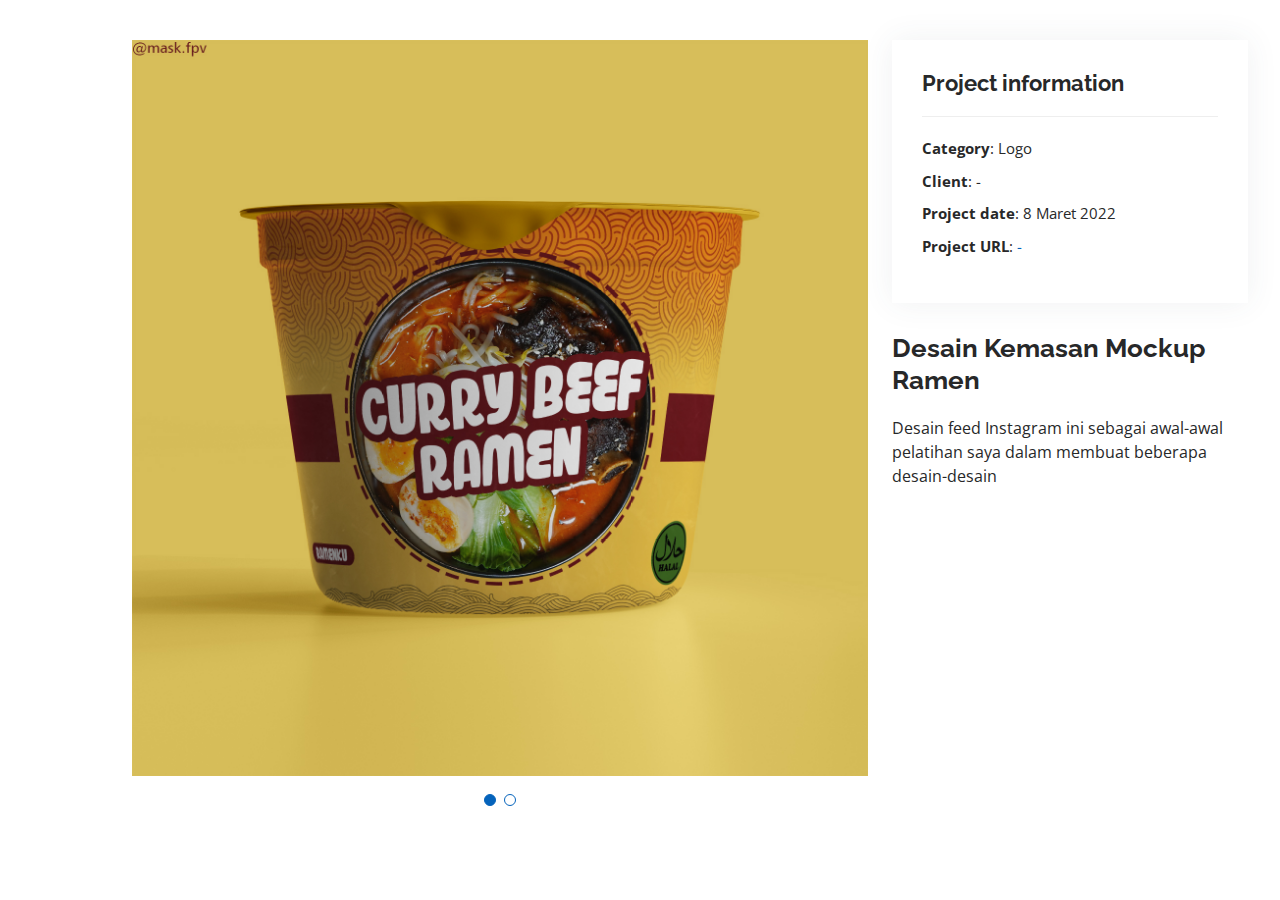
<file: portfolio-details-mockup.html>
<!DOCTYPE html>
<html lang="en">
  <head>
    <meta charset="utf-8" />
    <meta content="width=device-width, initial-scale=1.0" name="viewport" />

    <title>Portfolio Details - Personal Bootstrap Template</title>
    <meta content="" name="description" />
    <meta content="" name="keywords" />

    <!-- Favicons -->
    <link href="assets/img/favicon.png" rel="icon" />
    <link href="assets/img/apple-touch-icon.png" rel="apple-touch-icon" />

    <!-- Google Fonts -->
    <link
      href="https://fonts.googleapis.com/css?family=Open+Sans:300,300i,400,400i,600,600i,700,700i|Raleway:300,300i,400,400i,500,500i,600,600i,700,700i|Poppins:300,300i,400,400i,500,500i,600,600i,700,700i"
      rel="stylesheet"
    />

    <!-- Vendor CSS Files -->
    <link href="assets/vendor/aos/aos.css" rel="stylesheet" />
    <link
      href="assets/vendor/bootstrap/css/bootstrap.min.css"
      rel="stylesheet"
    />
    <link
      href="assets/vendor/bootstrap-icons/bootstrap-icons.css"
      rel="stylesheet"
    />
    <link href="assets/vendor/boxicons/css/boxicons.min.css" rel="stylesheet" />
    <link
      href="assets/vendor/glightbox/css/glightbox.min.css"
      rel="stylesheet"
    />
    <link href="assets/vendor/swiper/swiper-bundle.min.css" rel="stylesheet" />

    <!-- Template Main CSS File -->
    <link href="assets/css/style.css" rel="stylesheet" />

    <!-- Tambahkan Swiper CSS -->
    <link
      rel="stylesheet"
      href="https://unpkg.com/swiper/swiper-bundle.min.css"
    />

    <!-- =======================================================
  * Template Name: MyResume
  * Template URL: https://bootstrapmade.com/free-html-bootstrap-template-my-resume/
  * Updated: Mar 17 2024 with Bootstrap v5.3.3
  * Author: BootstrapMade.com
  * License: https://bootstrapmade.com/license/
  ======================================================== -->
  </head>

  <body>
    <main id="main">
      <!-- ======= Portfolio Details Section ======= -->
      <section id="portfolio-details" class="portfolio-details">
        <div class="container">
          <div class="row gy-4">
            <div class="col-lg-8">
              <div class="portfolio-details-slider swiper">
                <div class="swiper-wrapper align-items-center">
                  <div class="swiper-slide">
                    <img
                      src="assets/img/portfolio/Baru/Mockup-Ramen.jpg"
                      alt=""
                    />
                  </div>
                  <div class="swiper-slide">
                    <img
                      src="assets/img/portfolio/Baru/Desain Kemasan.jpg"
                      alt=""
                    />
                  </div>
                </div>
                <div class="swiper-pagination"></div>
              </div>
            </div>

            <div class="col-lg-4">
              <div class="portfolio-info">
                <h3>Project information</h3>
                <ul>
                  <li><strong>Category</strong>: Logo</li>
                  <li><strong>Client</strong>: -</li>
                  <li><strong>Project date</strong>: 8 Maret 2022</li>
                  <li>
                    <strong>Project URL</strong>:
                    <a href="#">-</a>
                  </li>
                </ul>
              </div>
              <div class="portfolio-description">
                <h2>Desain Kemasan Mockup Ramen</h2>
                <p>
                  Desain feed Instagram ini sebagai awal-awal pelatihan saya
                  dalam membuat beberapa desain-desain
                </p>
              </div>
            </div>
          </div>
        </div>
      </section>
      <!-- End Portfolio Details Section -->
    </main>
    <!-- End #main -->

    <div id="preloader"></div>
    <a
      href="#"
      class="back-to-top d-flex align-items-center justify-content-center"
      ><i class="bi bi-arrow-up-short"></i
    ></a>

    <!-- Vendor JS Files -->
    <script src="assets/vendor/purecounter/purecounter_vanilla.js"></script>
    <script src="assets/vendor/aos/aos.js"></script>
    <script src="assets/vendor/bootstrap/js/bootstrap.bundle.min.js"></script>
    <script src="assets/vendor/glightbox/js/glightbox.min.js"></script>
    <script src="assets/vendor/isotope-layout/isotope.pkgd.min.js"></script>
    <script src="assets/vendor/swiper/swiper-bundle.min.js"></script>
    <script src="assets/vendor/typed.js/typed.umd.js"></script>
    <script src="assets/vendor/waypoints/noframework.waypoints.js"></script>
    <script src="assets/vendor/php-email-form/validate.js"></script>

    <!-- Template Main JS File -->
    <script src="assets/js/main.js"></script>

    <script>
      document.addEventListener("DOMContentLoaded", function () {
        var swiper = new Swiper(".portfolio-details-slider", {
          // Hapus navigasi, pagination, dan loop
          loop: false,
          pagination: false,
          navigation: false,
        });
      });
    </script>
  </body>
</html>
</file>
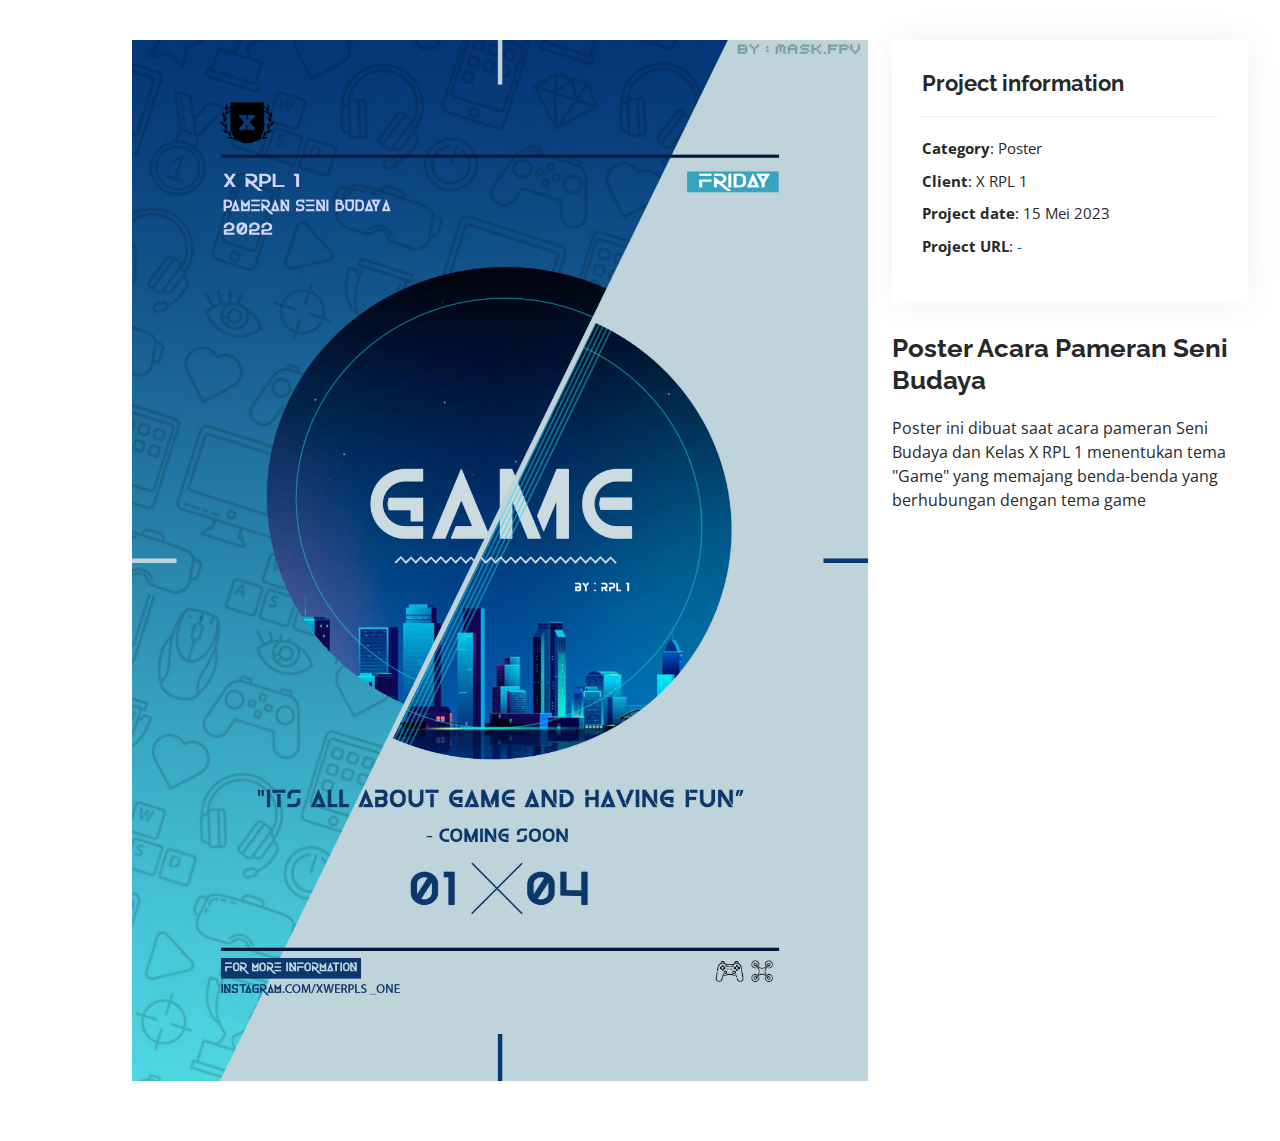
<file: portfolio-details-senbud.html>
<!DOCTYPE html>
<html lang="en">
  <head>
    <meta charset="utf-8" />
    <meta content="width=device-width, initial-scale=1.0" name="viewport" />

    <title>Portfolio Details - Personal Bootstrap Template</title>
    <meta content="" name="description" />
    <meta content="" name="keywords" />

    <!-- Favicons -->
    <link href="assets/img/favicon.png" rel="icon" />
    <link href="assets/img/apple-touch-icon.png" rel="apple-touch-icon" />

    <!-- Google Fonts -->
    <link
      href="https://fonts.googleapis.com/css?family=Open+Sans:300,300i,400,400i,600,600i,700,700i|Raleway:300,300i,400,400i,500,500i,600,600i,700,700i|Poppins:300,300i,400,400i,500,500i,600,600i,700,700i"
      rel="stylesheet"
    />

    <!-- Vendor CSS Files -->
    <link href="assets/vendor/aos/aos.css" rel="stylesheet" />
    <link
      href="assets/vendor/bootstrap/css/bootstrap.min.css"
      rel="stylesheet"
    />
    <link
      href="assets/vendor/bootstrap-icons/bootstrap-icons.css"
      rel="stylesheet"
    />
    <link href="assets/vendor/boxicons/css/boxicons.min.css" rel="stylesheet" />
    <link
      href="assets/vendor/glightbox/css/glightbox.min.css"
      rel="stylesheet"
    />
    <link href="assets/vendor/swiper/swiper-bundle.min.css" rel="stylesheet" />

    <!-- Template Main CSS File -->
    <link href="assets/css/style.css" rel="stylesheet" />

    <!-- Tambahkan Swiper CSS -->
    <link
      rel="stylesheet"
      href="https://unpkg.com/swiper/swiper-bundle.min.css"
    />

    <!-- =======================================================
  * Template Name: MyResume
  * Template URL: https://bootstrapmade.com/free-html-bootstrap-template-my-resume/
  * Updated: Mar 17 2024 with Bootstrap v5.3.3
  * Author: BootstrapMade.com
  * License: https://bootstrapmade.com/license/
  ======================================================== -->
  </head>

  <body>
    <main id="main">
      <!-- ======= Portfolio Details Section ======= -->
      <section id="portfolio-details" class="portfolio-details">
        <div class="container">
          <div class="row gy-4">
            <div class="col-lg-8">
              <div class="portfolio-details-slider swiper">
                <div class="swiper-wrapper align-items-center">
                  <div class="swiper-slide">
                    <img
                      src="assets/img/portfolio/Baru/Poster Seni Budaya.jpg"
                      alt=""
                    />
                  </div>
                </div>
                <div class="swiper-pagination"></div>
              </div>
            </div>

            <div class="col-lg-4">
              <div class="portfolio-info">
                <h3>Project information</h3>
                <ul>
                  <li><strong>Category</strong>: Poster</li>
                  <li><strong>Client</strong>: X RPL 1</li>
                  <li><strong>Project date</strong>: 15 Mei 2023</li>
                  <li>
                    <strong>Project URL</strong>:
                    <a href="#">-</a>
                  </li>
                </ul>
              </div>
              <div class="portfolio-description">
                <h2>Poster Acara Pameran Seni Budaya</h2>
                <p>
                  Poster ini dibuat saat acara pameran Seni Budaya dan Kelas X
                  RPL 1 menentukan tema "Game" yang memajang benda-benda yang
                  berhubungan dengan tema game
                </p>
              </div>
            </div>
          </div>
        </div>
      </section>
      <!-- End Portfolio Details Section -->
    </main>
    <!-- End #main -->

    <div id="preloader"></div>
    <a
      href="#"
      class="back-to-top d-flex align-items-center justify-content-center"
      ><i class="bi bi-arrow-up-short"></i
    ></a>

    <!-- Vendor JS Files -->
    <script src="assets/vendor/purecounter/purecounter_vanilla.js"></script>
    <script src="assets/vendor/aos/aos.js"></script>
    <script src="assets/vendor/bootstrap/js/bootstrap.bundle.min.js"></script>
    <script src="assets/vendor/glightbox/js/glightbox.min.js"></script>
    <script src="assets/vendor/isotope-layout/isotope.pkgd.min.js"></script>
    <script src="assets/vendor/swiper/swiper-bundle.min.js"></script>
    <script src="assets/vendor/typed.js/typed.umd.js"></script>
    <script src="assets/vendor/waypoints/noframework.waypoints.js"></script>
    <script src="assets/vendor/php-email-form/validate.js"></script>

    <!-- Template Main JS File -->
    <script src="assets/js/main.js"></script>

    <script>
      document.addEventListener("DOMContentLoaded", function () {
        var swiper = new Swiper(".portfolio-details-slider", {
          // Hapus navigasi, pagination, dan loop
          loop: false,
          pagination: false,
          navigation: false,
        });
      });
    </script>
  </body>
</html>
</file>
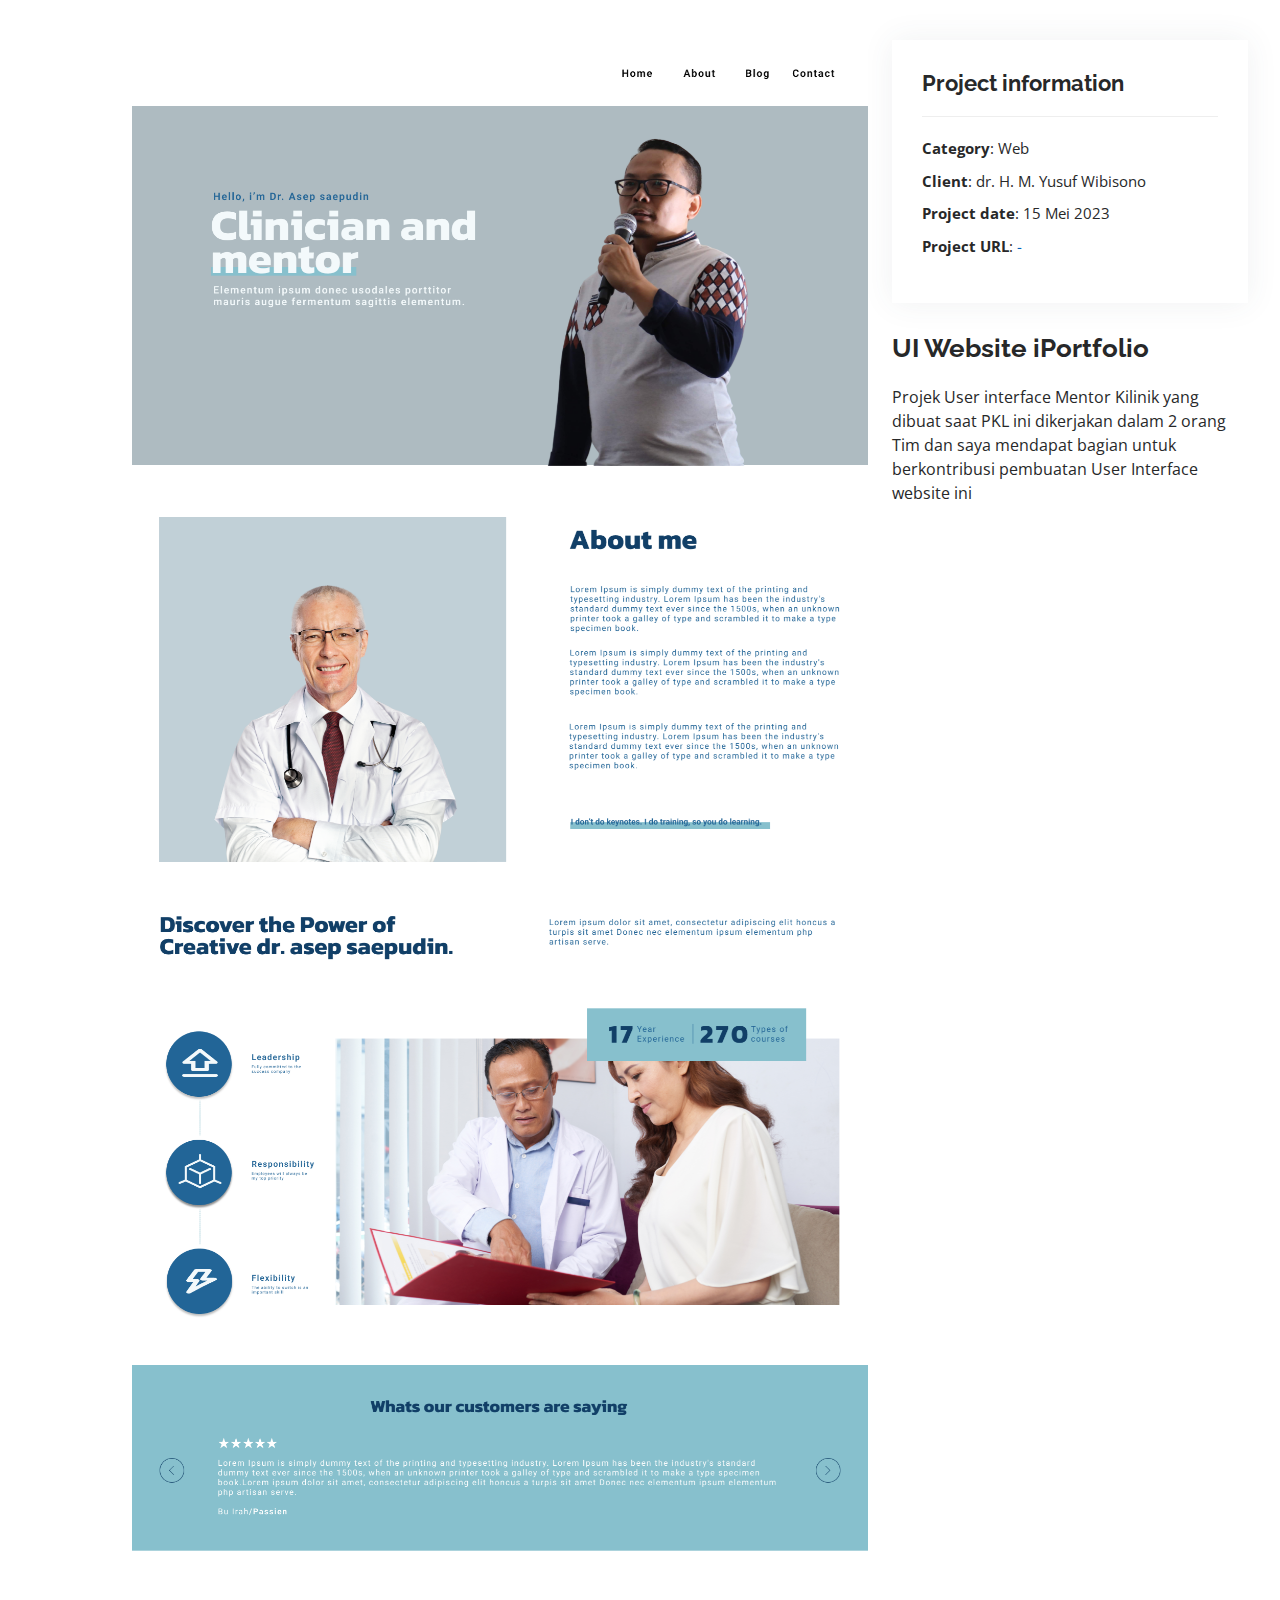
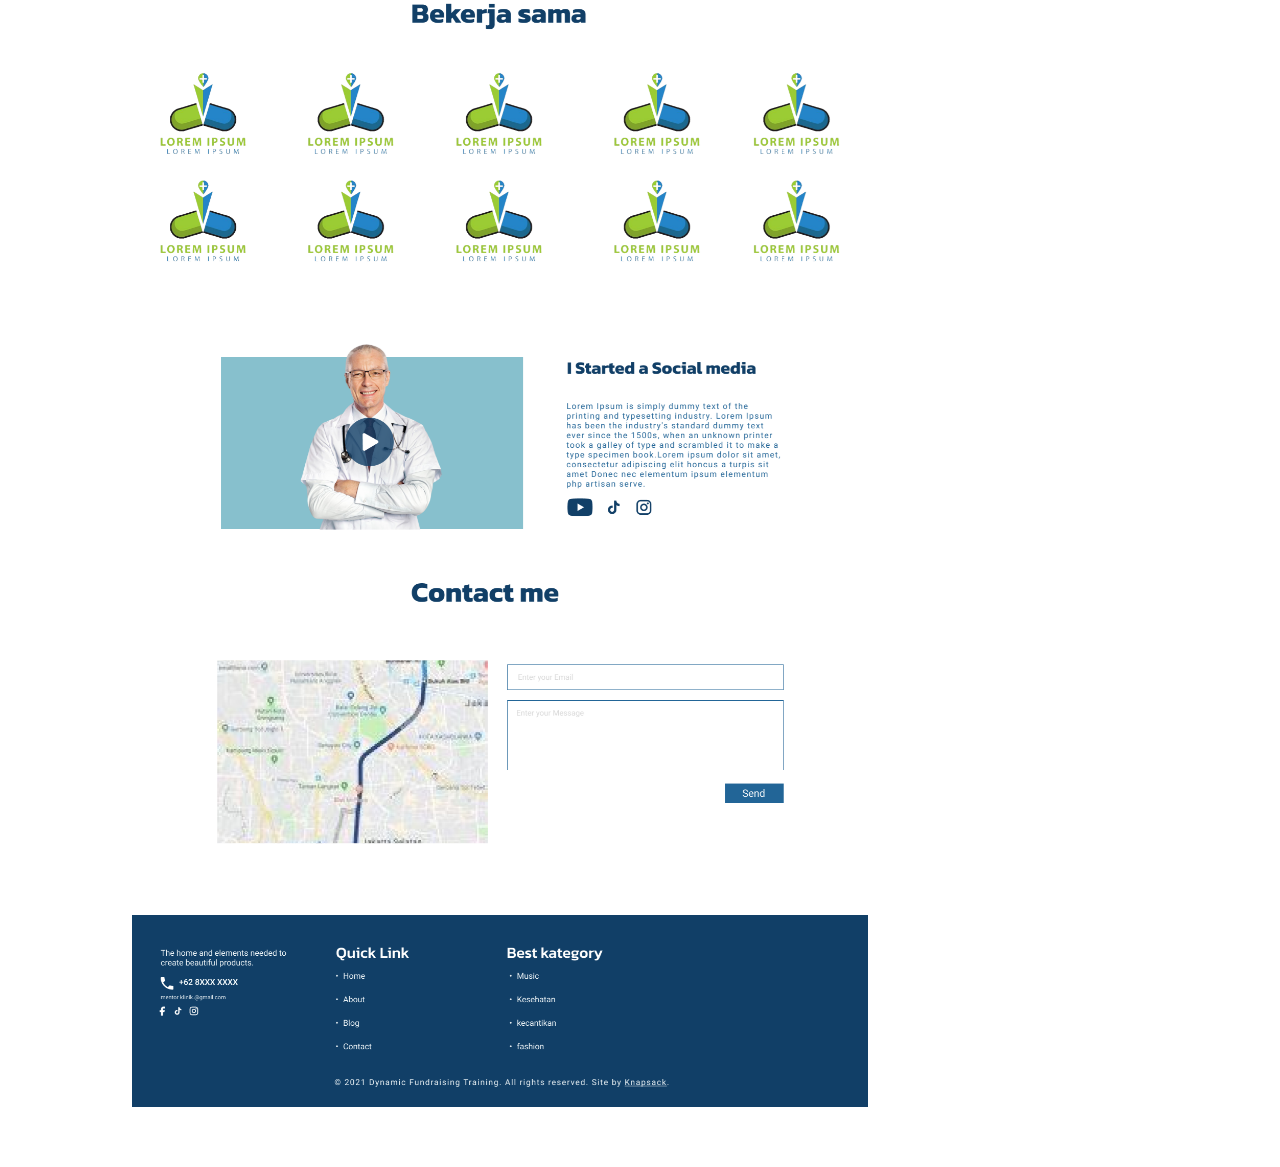
<file: portfolio-details-web.html>
<!DOCTYPE html>
<html lang="en">
  <head>
    <meta charset="utf-8" />
    <meta content="width=device-width, initial-scale=1.0" name="viewport" />

    <title>Portfolio Details - Personal Bootstrap Template</title>
    <meta content="" name="description" />
    <meta content="" name="keywords" />

    <!-- Favicons -->
    <link href="assets/img/favicon.png" rel="icon" />
    <link href="assets/img/apple-touch-icon.png" rel="apple-touch-icon" />

    <!-- Google Fonts -->
    <link
      href="https://fonts.googleapis.com/css?family=Open+Sans:300,300i,400,400i,600,600i,700,700i|Raleway:300,300i,400,400i,500,500i,600,600i,700,700i|Poppins:300,300i,400,400i,500,500i,600,600i,700,700i"
      rel="stylesheet"
    />

    <!-- Vendor CSS Files -->
    <link href="assets/vendor/aos/aos.css" rel="stylesheet" />
    <link
      href="assets/vendor/bootstrap/css/bootstrap.min.css"
      rel="stylesheet"
    />
    <link
      href="assets/vendor/bootstrap-icons/bootstrap-icons.css"
      rel="stylesheet"
    />
    <link href="assets/vendor/boxicons/css/boxicons.min.css" rel="stylesheet" />
    <link
      href="assets/vendor/glightbox/css/glightbox.min.css"
      rel="stylesheet"
    />
    <link href="assets/vendor/swiper/swiper-bundle.min.css" rel="stylesheet" />

    <!-- Template Main CSS File -->
    <link href="assets/css/style.css" rel="stylesheet" />

    <!-- Tambahkan Swiper CSS -->
    <link
      rel="stylesheet"
      href="https://unpkg.com/swiper/swiper-bundle.min.css"
    />

    <!-- =======================================================
  * Template Name: MyResume
  * Template URL: https://bootstrapmade.com/free-html-bootstrap-template-my-resume/
  * Updated: Mar 17 2024 with Bootstrap v5.3.3
  * Author: BootstrapMade.com
  * License: https://bootstrapmade.com/license/
  ======================================================== -->
  </head>

  <body>
    <main id="main">
      <!-- ======= Portfolio Details Section ======= -->
      <section id="portfolio-details" class="portfolio-details">
        <div class="container">
          <div class="row gy-4">
            <div class="col-lg-8">
              <div class="portfolio-details-slider swiper">
                <div class="swiper-wrapper align-items-center">
                  <div class="swiper-slide">
                    <img src="assets/img/portfolio/Baru/Home Page.png" alt="" />
                  </div>
                </div>
                <div class="swiper-pagination"></div>
              </div>
            </div>

            <div class="col-lg-4">
              <div class="portfolio-info">
                <h3>Project information</h3>
                <ul>
                  <li><strong>Category</strong>: Web</li>
                  <li><strong>Client</strong>: dr. H. M. Yusuf Wibisono</li>
                  <li><strong>Project date</strong>: 15 Mei 2023</li>
                  <li>
                    <strong>Project URL</strong>:
                    <a href="#">-</a>
                  </li>
                </ul>
              </div>
              <div class="portfolio-description">
                <h2>UI Website iPortfolio</h2>
                <p>
                  Projek User interface Mentor Kilinik yang dibuat saat PKL ini
                  dikerjakan dalam 2 orang Tim dan saya mendapat bagian untuk
                  berkontribusi pembuatan User Interface website ini
                </p>
              </div>
            </div>
          </div>
        </div>
      </section>
      <!-- End Portfolio Details Section -->
    </main>
    <!-- End #main -->

    <div id="preloader"></div>
    <a
      href="#"
      class="back-to-top d-flex align-items-center justify-content-center"
      ><i class="bi bi-arrow-up-short"></i
    ></a>

    <!-- Vendor JS Files -->
    <script src="assets/vendor/purecounter/purecounter_vanilla.js"></script>
    <script src="assets/vendor/aos/aos.js"></script>
    <script src="assets/vendor/bootstrap/js/bootstrap.bundle.min.js"></script>
    <script src="assets/vendor/glightbox/js/glightbox.min.js"></script>
    <script src="assets/vendor/isotope-layout/isotope.pkgd.min.js"></script>
    <script src="assets/vendor/swiper/swiper-bundle.min.js"></script>
    <script src="assets/vendor/typed.js/typed.umd.js"></script>
    <script src="assets/vendor/waypoints/noframework.waypoints.js"></script>
    <script src="assets/vendor/php-email-form/validate.js"></script>

    <!-- Template Main JS File -->
    <script src="assets/js/main.js"></script>

    <script>
      document.addEventListener("DOMContentLoaded", function () {
        var swiper = new Swiper(".portfolio-details-slider", {
          // Hapus navigasi, pagination, dan loop
          loop: false,
          pagination: false,
          navigation: false,
        });
      });
    </script>
  </body>
</html>
</file>
<file: assets/css/style.css>
/**
* Template Name: MyResume
* Template URL: https://bootstrapmade.com/free-html-bootstrap-template-my-resume/
* Updated: Mar 17 2024 with Bootstrap v5.3.3
* Author: BootstrapMade.com
* License: https://bootstrapmade.com/license/
*/

/*--------------------------------------------------------------
# General
--------------------------------------------------------------*/
body {
  font-family: "Open Sans", sans-serif;
  color: #272829;
}

a {
  color: #0563bb;
  text-decoration: none;
}

a:hover {
  color: #067ded;
  text-decoration: none;
}

h1,
h2,
h3,
h4,
h5,
h6 {
  font-family: "Raleway", sans-serif;
}

/*--------------------------------------------------------------
# Back to top button
--------------------------------------------------------------*/
.back-to-top {
  position: fixed;
  visibility: hidden;
  opacity: 0;
  right: 15px;
  bottom: 15px;
  z-index: 996;
  background: #0563bb;
  width: 40px;
  height: 40px;
  border-radius: 50px;
  transition: all 0.4s;
}

.back-to-top i {
  font-size: 28px;
  color: #fff;
  line-height: 0;
}

.back-to-top:hover {
  background: #0678e3;
  color: #fff;
}

.back-to-top.active {
  visibility: visible;
  opacity: 1;
}

/*--------------------------------------------------------------
# Preloader
--------------------------------------------------------------*/
#preloader {
  position: fixed;
  top: 0;
  left: 0;
  right: 0;
  bottom: 0;
  z-index: 9999;
  overflow: hidden;
  background: #fff;
}

#preloader:before {
  content: "";
  position: fixed;
  top: calc(50% - 30px);
  left: calc(50% - 30px);
  border: 6px solid #0563bb;
  border-top-color: #fff;
  border-bottom-color: #fff;
  border-radius: 50%;
  width: 60px;
  height: 60px;
  animation: animate-preloader 1s linear infinite;
}

@keyframes animate-preloader {
  0% {
    transform: rotate(0deg);
  }

  100% {
    transform: rotate(360deg);
  }
}

/*--------------------------------------------------------------
# Disable aos animation delay on mobile devices
--------------------------------------------------------------*/
@media screen and (max-width: 768px) {
  [data-aos-delay] {
    transition-delay: 0 !important;
  }
}

/*--------------------------------------------------------------
# Header
--------------------------------------------------------------*/
#header {
  position: fixed;
  top: 0;
  left: 0;
  bottom: 0;
  z-index: 9997;
  transition: all 0.5s;
  padding: 15px;
  overflow-y: auto;
}

@media (max-width: 991px) {
  #header {
    width: 300px;
    background: #fff;
    border-right: 1px solid #e6e9ec;
    left: -300px;
  }
}

@media (min-width: 991px) {
  #main {
    margin-left: 100px;
  }
}

/*--------------------------------------------------------------
# Navigation Menu
--------------------------------------------------------------*/
/**
* Desktop Navigation 
*/
.nav-menu {
  padding: 0;
  display: block;
}

.nav-menu * {
  margin: 0;
  padding: 0;
  list-style: none;
}

.nav-menu > ul > li {
  position: relative;
  white-space: nowrap;
}

.nav-menu a,
.nav-menu a:focus {
  display: flex;
  align-items: center;
  color: #45505b;
  padding: 10px 18px;
  margin-bottom: 8px;
  transition: 0.3s;
  font-size: 15px;
  border-radius: 50px;
  background: #f2f3f5;
  height: 56px;
  width: 100%;
  overflow: hidden;
  transition: 0.3s;
}

.nav-menu a i,
.nav-menu a:focus i {
  font-size: 20px;
}

.nav-menu a span,
.nav-menu a:focus span {
  padding: 0 5px 0 7px;
  color: #45505b;
}

@media (min-width: 992px) {
  .nav-menu a,
  .nav-menu a:focus {
    width: 56px;
  }

  .nav-menu a span,
  .nav-menu a:focus span {
    display: none;
    color: #fff;
  }
}

.nav-menu a:hover,
.nav-menu .active,
.nav-menu .active:focus,
.nav-menu li:hover > a {
  color: #fff;
  background: #0563bb;
}

.nav-menu a:hover span,
.nav-menu .active span,
.nav-menu .active:focus span,
.nav-menu li:hover > a span {
  color: #fff;
}

.nav-menu a:hover,
.nav-menu li:hover > a {
  width: 100%;
  color: #fff;
}

.nav-menu a:hover span,
.nav-menu li:hover > a span {
  display: block;
}

/**
* Mobile Navigation 
*/
.mobile-nav-toggle {
  position: fixed;
  right: 10px;
  top: 10px;
  z-index: 9998;
  border: 0;
  background: none;
  font-size: 28px;
  transition: all 0.4s;
  outline: none !important;
  line-height: 0;
  cursor: pointer;
  border-radius: 50px;
  padding: 5px;
}

.mobile-nav-toggle i {
  color: #45505b;
}

.mobile-nav-active {
  overflow: hidden;
}

.mobile-nav-active #header {
  left: 0;
}

.mobile-nav-active .mobile-nav-toggle {
  color: #fff;
  background-color: #0563bb;
}

/*--------------------------------------------------------------
# Hero Section
--------------------------------------------------------------*/
#hero {
  width: 100%;
  height: 100vh;
  background: url("../img/hero-bg3.jpg") top right no-repeat;
  background-size: cover;
  position: relative;
}

@media (min-width: 992px) {
  #hero {
    padding-left: 160px;
  }
}

#hero:before {
  content: "";
  background: rgba(255, 255, 255, 0.8);
  position: absolute;
  bottom: 0;
  top: 0;
  left: 0;
  right: 0;
}

#hero h1 {
  margin: 0;
  font-size: 64px;
  font-weight: 700;
  line-height: 56px;
  color: #45505b;
}

#hero p {
  color: #45505b;
  margin: 15px 0 0 0;
  font-size: 26px;
  font-family: "Poppins", sans-serif;
}

#hero p span {
  color: #0563bb;
  letter-spacing: 1px;
}

#hero .social-links {
  margin-top: 35px;
}

#hero .social-links a {
  font-size: 24px;
  display: inline-block;
  color: #45505b;
  line-height: 1;
  margin-right: 20px;
  transition: 0.3s;
}

#hero .social-links a:hover {
  color: #0563bb;
}

.btn-download-cv {
  background: #0563bb;
  border: 0;
  padding: 15px 25px; /* Adjust padding to make text size appear smaller */
  color: #fff !important;
  transition: 0.4s;
  border-radius: 50px;
  margin-right: 10px; /* Add some margin to the right */
  text-decoration: none; /* Remove underline from the link */
  font-size: 15px !important; /* Adjust font size to make it smaller */
}

.btn-download-cv:hover {
  background: #0678e3;
}

@media (max-width: 992px) {
  #hero {
    text-align: center;
  }

  #hero h1 {
    font-size: 32px;
    line-height: 36px;
  }

  #hero p {
    margin-top: 10px;
    font-size: 20px;
    line-height: 24px;
  }
}

/*--------------------------------------------------------------
# Sections General
--------------------------------------------------------------*/
section {
  padding: 60px 0;
  overflow: hidden;
}

.section-title {
  text-align: center;
  padding-bottom: 30px;
}

.section-title h2 {
  font-size: 32px;
  font-weight: bold;
  text-transform: uppercase;
  margin-bottom: 20px;
  padding-bottom: 20px;
  position: relative;
  color: #45505b;
}

.section-title h2::before {
  content: "";
  position: absolute;
  display: block;
  width: 120px;
  height: 1px;
  background: #ddd;
  bottom: 1px;
  left: calc(50% - 60px);
}

.section-title h2::after {
  content: "";
  position: absolute;
  display: block;
  width: 40px;
  height: 3px;
  background: #0563bb;
  bottom: 0;
  left: calc(50% - 20px);
}

.section-title p {
  margin-bottom: 0;
}

/*--------------------------------------------------------------
# About
--------------------------------------------------------------*/
.about .content h3 {
  font-weight: 700;
  font-size: 26px;
  color: #728394;
}

.about .content ul {
  list-style: none;
  padding: 0;
}

.about .content ul li {
  margin-bottom: 20px;
  display: flex;
  align-items: center;
}

.about .content ul strong {
  margin-right: 10px;
}

.about .content ul i {
  font-size: 16px;
  margin-right: 5px;
  color: #0563bb;
  line-height: 0;
}

.about .content p:last-child {
  margin-bottom: 0;
}

/*--------------------------------------------------------------
# Facts
--------------------------------------------------------------*/
.facts .count-box {
  padding: 30px 30px 25px 30px;
  margin-top: 30px;
  width: 100%;
  position: relative;
  text-align: center;
  background: #fff;
}

.facts .count-box i {
  position: absolute;
  top: -25px;
  left: 50%;
  transform: translateX(-50%);
  font-size: 24px;
  background: #0563bb;
  color: #fff;
  border-radius: 50px;
  display: inline-flex;
  align-items: center;
  justify-content: center;
  width: 48px;
  height: 48px;
}

.facts .count-box span {
  font-size: 36px;
  display: block;
  font-weight: 600;
  color: #011426;
}

.facts .count-box p {
  padding: 0;
  margin: 0;
  font-family: "Raleway", sans-serif;
  font-size: 14px;
}

/*--------------------------------------------------------------
# Akills
--------------------------------------------------------------*/
.skills .progress {
  height: 60px;
  display: block;
  background: none;
  border-radius: 0;
}

.skills .progress .skill {
  padding: 10px 0;
  margin: 0;
  text-transform: uppercase;
  display: block;
  font-weight: 600;
  font-family: "Poppins", sans-serif;
  color: #45505b;
}

.skills .progress .skill .val {
  float: right;
  font-style: normal;
}

.skills .progress-bar-wrap {
  background: #f2f3f5;
}

.skills .progress-bar {
  width: 1px;
  height: 10px;
  transition: 0.9s;
  background-color: #0563bb;
}

/*--------------------------------------------------------------
# Resume
--------------------------------------------------------------*/
.resume .resume-title {
  font-size: 26px;
  font-weight: 700;
  margin-top: 20px;
  margin-bottom: 20px;
  color: #45505b;
}

.resume .resume-item {
  padding: 0 0 20px 20px;
  margin-top: -2px;
  border-left: 2px solid #0563bb;
  position: relative;
}

.resume .resume-item h4 {
  line-height: 18px;
  font-size: 18px;
  font-weight: 600;
  text-transform: uppercase;
  font-family: "Poppins", sans-serif;
  color: #0563bb;
  margin-bottom: 10px;
}

.resume .resume-item h5 {
  font-size: 16px;
  background: #f7f8f9;
  padding: 5px 15px;
  display: inline-block;
  font-weight: 600;
  margin-bottom: 10px;
}

.resume .resume-item ul {
  padding-left: 20px;
}

.resume .resume-item ul li {
  padding-bottom: 10px;
}

.resume .resume-item:last-child {
  padding-bottom: 0;
}

.resume .resume-item::before {
  content: "";
  position: absolute;
  width: 16px;
  height: 16px;
  border-radius: 50px;
  left: -9px;
  top: 0;
  background: #fff;
  border: 2px solid #0563bb;
}

/*--------------------------------------------------------------
# Portfolio
--------------------------------------------------------------*/
.portfolio .portfolio-item {
  margin-bottom: 30px;
}

.portfolio #portfolio-flters {
  padding: 0;
  margin: 0 auto 25px auto;
  list-style: none;
  text-align: center;
  background: #fff;
  border-radius: 50px;
  padding: 2px 15px;
}

.portfolio #portfolio-flters li {
  cursor: pointer;
  display: inline-block;
  padding: 10px 15px;
  font-size: 14px;
  font-weight: 600;
  line-height: 1;
  text-transform: uppercase;
  color: #272829;
  margin-bottom: 5px;
  transition: all 0.3s ease-in-out;
}

.portfolio #portfolio-flters li:hover,
.portfolio #portfolio-flters li.filter-active {
  color: #0563bb;
}

.portfolio #portfolio-flters li:last-child {
  margin-right: 0;
}

.portfolio .portfolio-wrap {
  transition: 0.3s;
  position: relative;
  overflow: hidden;
  z-index: 1;
  background: rgba(69, 80, 91, 0.8);
}

.portfolio .portfolio-wrap::before {
  content: "";
  background: rgba(255, 255, 255, 0.7);
  position: absolute;
  left: 30px;
  right: 30px;
  top: 30px;
  bottom: 30px;
  transition: all ease-in-out 0.3s;
  z-index: 2;
  opacity: 0;
}

.portfolio .portfolio-wrap .portfolio-info {
  opacity: 0;
  position: absolute;
  top: 0;
  left: 0;
  right: 0;
  bottom: 0;
  text-align: center;
  z-index: 3;
  transition: all ease-in-out 0.3s;
  display: flex;
  flex-direction: column;
  justify-content: center;
  align-items: center;
}

.portfolio .portfolio-wrap .portfolio-info::before {
  display: block;
  content: "";
  width: 48px;
  height: 48px;
  position: absolute;
  top: 35px;
  left: 35px;
  border-top: 3px solid #d7dce1;
  border-left: 3px solid #d7dce1;
  transition: all 0.5s ease 0s;
  z-index: 9994;
}

.portfolio .portfolio-wrap .portfolio-info::after {
  display: block;
  content: "";
  width: 48px;
  height: 48px;
  position: absolute;
  bottom: 35px;
  right: 35px;
  border-bottom: 3px solid #d7dce1;
  border-right: 3px solid #d7dce1;
  transition: all 0.5s ease 0s;
  z-index: 9994;
}

.portfolio .portfolio-wrap .portfolio-info h4 {
  font-size: 20px;
  color: #45505b;
  font-weight: 600;
}

.portfolio .portfolio-wrap .portfolio-info p {
  color: #45505b;
  font-size: 14px;
  text-transform: uppercase;
  padding: 0;
  margin: 0;
}

.portfolio .portfolio-wrap .portfolio-links {
  text-align: center;
  z-index: 4;
}

.portfolio .portfolio-wrap .portfolio-links a {
  color: #45505b;
  margin: 0 2px;
  font-size: 28px;
  display: inline-block;
  transition: 0.3s;
}

.portfolio .portfolio-wrap .portfolio-links a:hover {
  color: #148af9;
}

.portfolio .portfolio-wrap:hover::before {
  top: 0;
  left: 0;
  right: 0;
  bottom: 0;
  opacity: 1;
}

.portfolio .portfolio-wrap:hover .portfolio-info {
  opacity: 1;
}

.portfolio .portfolio-wrap:hover .portfolio-info::before {
  top: 15px;
  left: 15px;
}

.portfolio .portfolio-wrap:hover .portfolio-info::after {
  bottom: 15px;
  right: 15px;
}

/*--------------------------------------------------------------
# Portfolio Details
--------------------------------------------------------------*/
.portfolio-details {
  padding-top: 40px;
}

.portfolio-details .portfolio-details-slider img {
  width: 100%;
  position: static;
}

.portfolio-details .portfolio-details-slider .swiper-pagination {
  margin-top: 20px;
  position: relative;
}

.portfolio-details
  .portfolio-details-slider
  .swiper-pagination
  .swiper-pagination-bullet {
  width: 12px;
  height: 12px;
  background-color: #fff;
  opacity: 1;
  border: 1px solid #0563bb;
}

.portfolio-details
  .portfolio-details-slider
  .swiper-pagination
  .swiper-pagination-bullet-active {
  background-color: #0563bb;
}

.portfolio-details .portfolio-info {
  padding: 30px;
  box-shadow: 0px 0 30px rgba(69, 80, 91, 0.08);
}

.portfolio-details .portfolio-info h3 {
  font-size: 22px;
  font-weight: 700;
  margin-bottom: 20px;
  padding-bottom: 20px;
  border-bottom: 1px solid #eee;
}

.portfolio-details .portfolio-info ul {
  list-style: none;
  padding: 0;
  font-size: 15px;
}

.portfolio-details .portfolio-info ul li + li {
  margin-top: 10px;
}

.portfolio-details .portfolio-description {
  padding-top: 30px;
}

.portfolio-details .portfolio-description h2 {
  font-size: 26px;
  font-weight: 700;
  margin-bottom: 20px;
}

.portfolio-details .portfolio-description p {
  padding: 0;
}

/*--------------------------------------------------------------
# Services
--------------------------------------------------------------*/
.services .icon-box {
  text-align: center;
  padding: 70px 20px 80px 20px;
  transition: all ease-in-out 0.3s;
  background: #fff;
  box-shadow: 0px 5px 90px 0px rgba(110, 123, 131, 0.05);
}

.services .icon-box .icon {
  margin: 0 auto;
  width: 100px;
  height: 100px;
  display: flex;
  align-items: center;
  justify-content: center;
  transition: ease-in-out 0.3s;
  position: relative;
}

.services .icon-box .icon i {
  font-size: 36px;
  transition: 0.5s;
  position: relative;
}

.services .icon-box .icon svg {
  position: absolute;
  top: 0;
  left: 0;
}

.services .icon-box .icon svg path {
  transition: 0.5s;
  fill: #f5f5f5;
}

.services .icon-box h4 {
  font-weight: 600;
  margin: 10px 0 15px 0;
  font-size: 22px;
}

.services .icon-box h4 a {
  color: #45505b;
  transition: ease-in-out 0.3s;
}

.services .icon-box p {
  line-height: 24px;
  font-size: 14px;
  margin-bottom: 0;
}

.services .icon-box:hover {
  border-color: #fff;
  box-shadow: 0px 0 35px 0 rgba(0, 0, 0, 0.08);
}

.services .iconbox-blue i {
  color: #47aeff;
}

.services .iconbox-blue:hover .icon i {
  color: #fff;
}

.services .iconbox-blue:hover .icon path {
  fill: #47aeff;
}

.services .iconbox-orange i {
  color: #ffa76e;
}

.services .iconbox-orange:hover .icon i {
  color: #fff;
}

.services .iconbox-orange:hover .icon path {
  fill: #ffa76e;
}

.services .iconbox-pink i {
  color: #e80368;
}

.services .iconbox-pink:hover .icon i {
  color: #fff;
}

.services .iconbox-pink:hover .icon path {
  fill: #e80368;
}

.services .iconbox-yellow i {
  color: #ffbb2c;
}

.services .iconbox-yellow:hover .icon i {
  color: #fff;
}

.services .iconbox-yellow:hover .icon path {
  fill: #ffbb2c;
}

.services .iconbox-red i {
  color: #ff5828;
}

.services .iconbox-red:hover .icon i {
  color: #fff;
}

.services .iconbox-red:hover .icon path {
  fill: #ff5828;
}

.services .iconbox-teal i {
  color: #11dbcf;
}

.services .iconbox-teal:hover .icon i {
  color: #fff;
}

.services .iconbox-teal:hover .icon path {
  fill: #11dbcf;
}

/*--------------------------------------------------------------
# Testimonials
--------------------------------------------------------------*/
.testimonials .section-header {
  margin-bottom: 40px;
}

.testimonials .testimonials-carousel,
.testimonials .testimonials-slider {
  overflow: hidden;
}

.testimonials .testimonial-item {
  text-align: center;
}

.testimonials .testimonial-item .testimonial-img {
  width: 120px;
  border-radius: 50%;
  border: 4px solid #fff;
  margin: 0 auto;
}

.testimonials .testimonial-item h3 {
  font-size: 20px;
  font-weight: bold;
  margin: 10px 0 5px 0;
  color: #111;
}

.testimonials .testimonial-item h4 {
  font-size: 14px;
  color: #999;
  margin: 0 0 15px 0;
}

.testimonials .testimonial-item .quote-icon-left,
.testimonials .testimonial-item .quote-icon-right {
  color: #90c8fc;
  font-size: 26px;
}

.testimonials .testimonial-item .quote-icon-left {
  display: inline-block;
  left: -5px;
  position: relative;
}

.testimonials .testimonial-item .quote-icon-right {
  display: inline-block;
  right: -5px;
  position: relative;
  top: 10px;
}

.testimonials .testimonial-item p {
  font-style: italic;
  margin: 0 auto 15px auto;
}

.testimonials .swiper-pagination {
  margin-top: 20px;
  position: relative;
}

.testimonials .swiper-pagination .swiper-pagination-bullet {
  width: 12px;
  height: 12px;
  background-color: #fff;
  opacity: 1;
  border: 1px solid #0563bb;
}

.testimonials .swiper-pagination .swiper-pagination-bullet-active {
  background-color: #0563bb;
}

@media (min-width: 992px) {
  .testimonials .testimonial-item p {
    width: 80%;
  }
}

/*--------------------------------------------------------------
# Contact
--------------------------------------------------------------*/
.contact .info {
  width: 100%;
  background: #fff;
}

.contact .info i {
  font-size: 20px;
  color: #0563bb;
  float: left;
  width: 44px;
  height: 44px;
  background: #eef7ff;
  display: flex;
  justify-content: center;
  align-items: center;
  border-radius: 50px;
  transition: all 0.3s ease-in-out;
}

.contact .info h4 {
  padding: 0 0 0 60px;
  font-size: 22px;
  font-weight: 600;
  margin-bottom: 5px;
  color: #45505b;
}

.contact .info p {
  padding: 0 0 0 60px;
  margin-bottom: 0;
  font-size: 14px;
  color: #728394;
}

.contact .info .email,
.contact .info .phone {
  margin-top: 40px;
}

.contact .info .email:hover i,
.contact .info .address:hover i,
.contact .info .phone:hover i {
  background: #0563bb;
  color: #fff;
}

.contact .php-email-form {
  width: 100%;
  background: #fff;
}

.contact .php-email-form .form-group {
  padding-bottom: 8px;
}

.contact .php-email-form .error-message {
  display: none;
  color: #fff;
  background: #ed3c0d;
  text-align: left;
  padding: 15px;
  font-weight: 600;
}

.contact .php-email-form .error-message br + br {
  margin-top: 25px;
}

.contact .php-email-form .sent-message {
  display: none;
  color: #fff;
  background: #18d26e;
  text-align: center;
  padding: 15px;
  font-weight: 600;
}

.contact .php-email-form .loading {
  display: none;
  background: #fff;
  text-align: center;
  padding: 15px;
}

.contact .php-email-form .loading:before {
  content: "";
  display: inline-block;
  border-radius: 50%;
  width: 24px;
  height: 24px;
  margin: 0 10px -6px 0;
  border: 3px solid #18d26e;
  border-top-color: #eee;
  animation: animate-loading 1s linear infinite;
}

.contact .php-email-form input,
.contact .php-email-form textarea {
  border-radius: 4px;
  box-shadow: none;
  font-size: 14px;
}

.contact .php-email-form input[type="text"],
.contact .php-email-form input[type="email"] {
  height: 44px;
}

.contact .php-email-form textarea {
  padding: 10px 12px;
}

.contact .php-email-form button[type="submit"] {
  background: #000000;
  border: 0;
  padding: 10px 35px;
  color: #fff;
  transition: 0.4s;
  border-radius: 50px;
}

.contact .php-email-form button[type="submit"]:hover {
  background: #0678e3;
}

@keyframes animate-loading {
  0% {
    transform: rotate(0deg);
  }

  100% {
    transform: rotate(360deg);
  }
}

/*--------------------------------------------------------------
# Footer
--------------------------------------------------------------*/
#footer {
  background: #f7f8f9;
  color: #45505b;
  font-size: 14px;
  text-align: center;
  padding: 30px 0;
}

#footer h3 {
  font-size: 36px;
  font-weight: 700;
  position: relative;
  font-family: "Poppins", sans-serif;
  padding: 0;
  margin: 0 0 15px 0;
}

#footer p {
  font-size: 15;
  font-style: italic;
  padding: 0;
  margin: 0 0 40px 0;
}

#footer .social-links {
  margin: 0 0 40px 0;
}

#footer .social-links a {
  font-size: 18px;
  display: inline-block;
  background: #0563bb;
  color: #fff;
  line-height: 1;
  padding: 8px 0;
  margin-right: 4px;
  border-radius: 50%;
  text-align: center;
  width: 36px;
  height: 36px;
  transition: 0.3s;
}

#footer .social-links a:hover {
  background: #0678e3;
  color: #fff;
  text-decoration: none;
}

#footer .copyright {
  margin: 0 0 5px 0;
}

#footer .credits {
  font-size: 13px;
}
</file>
